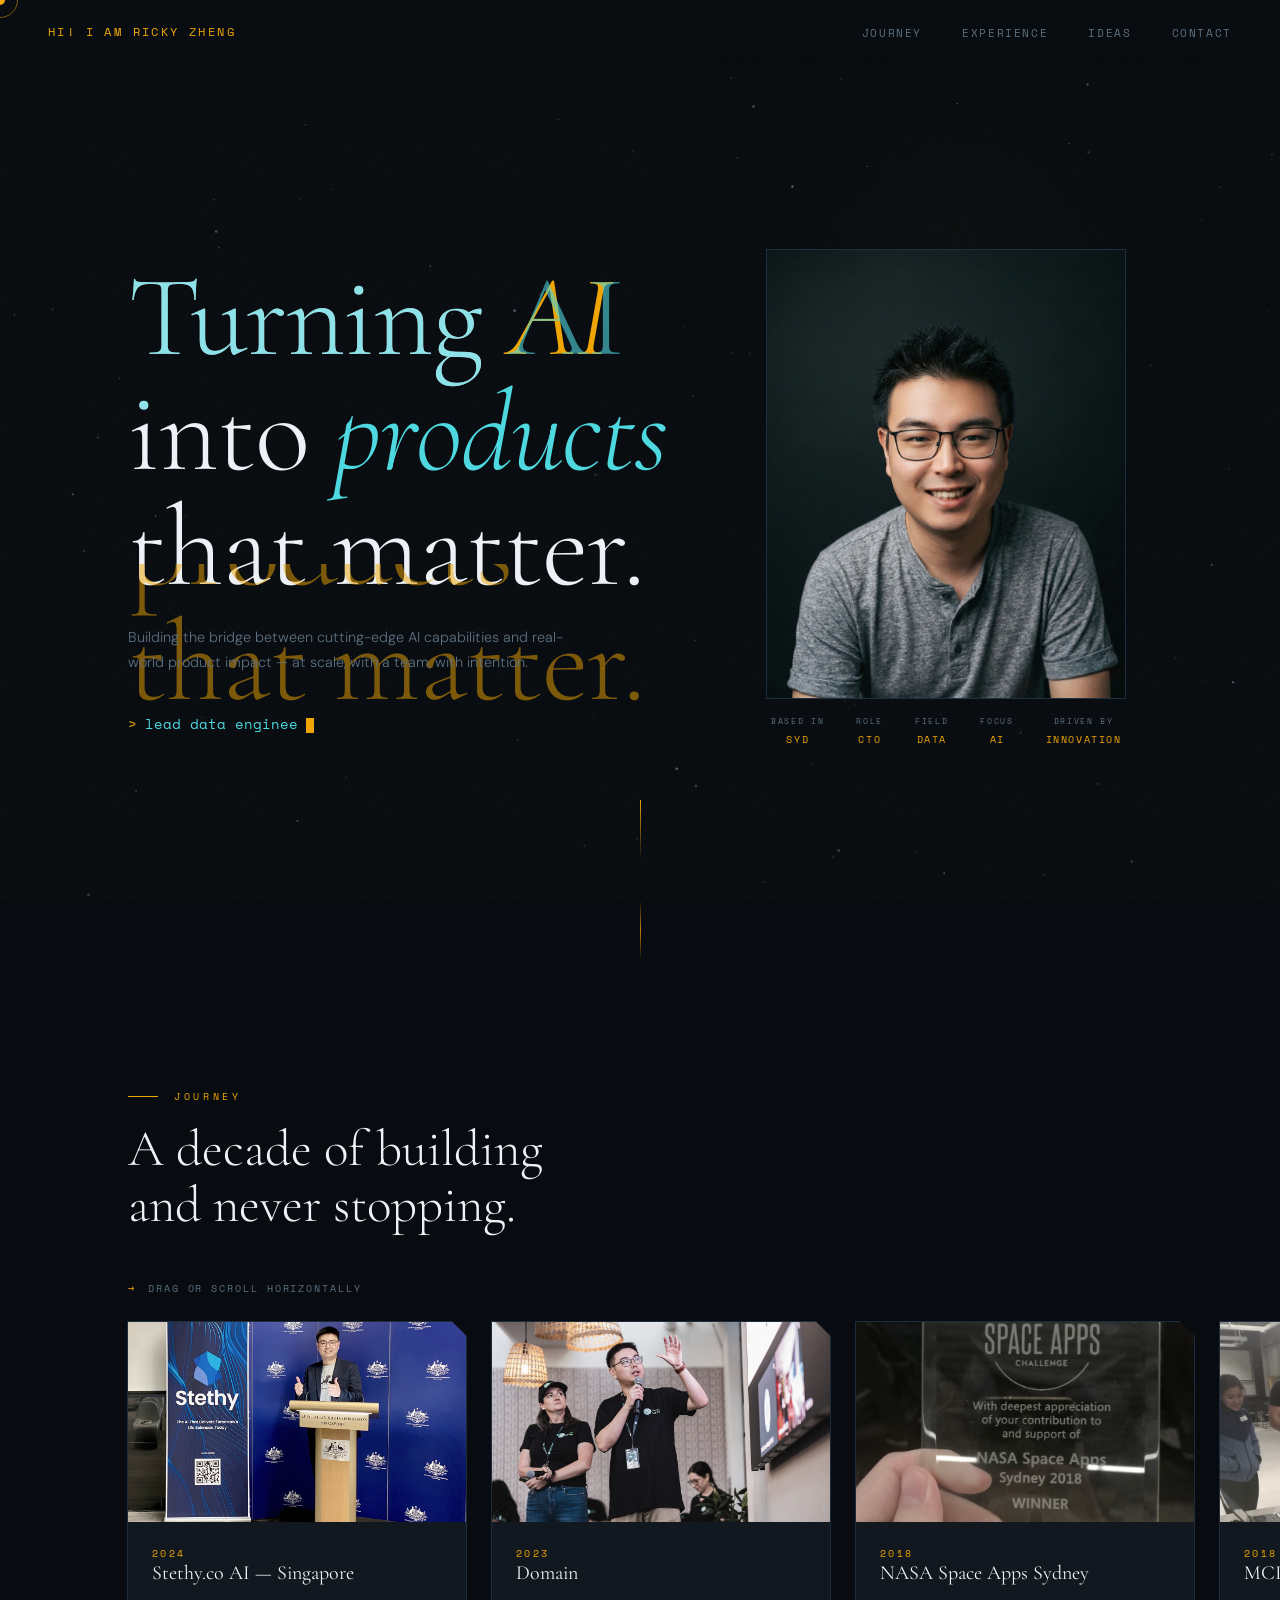
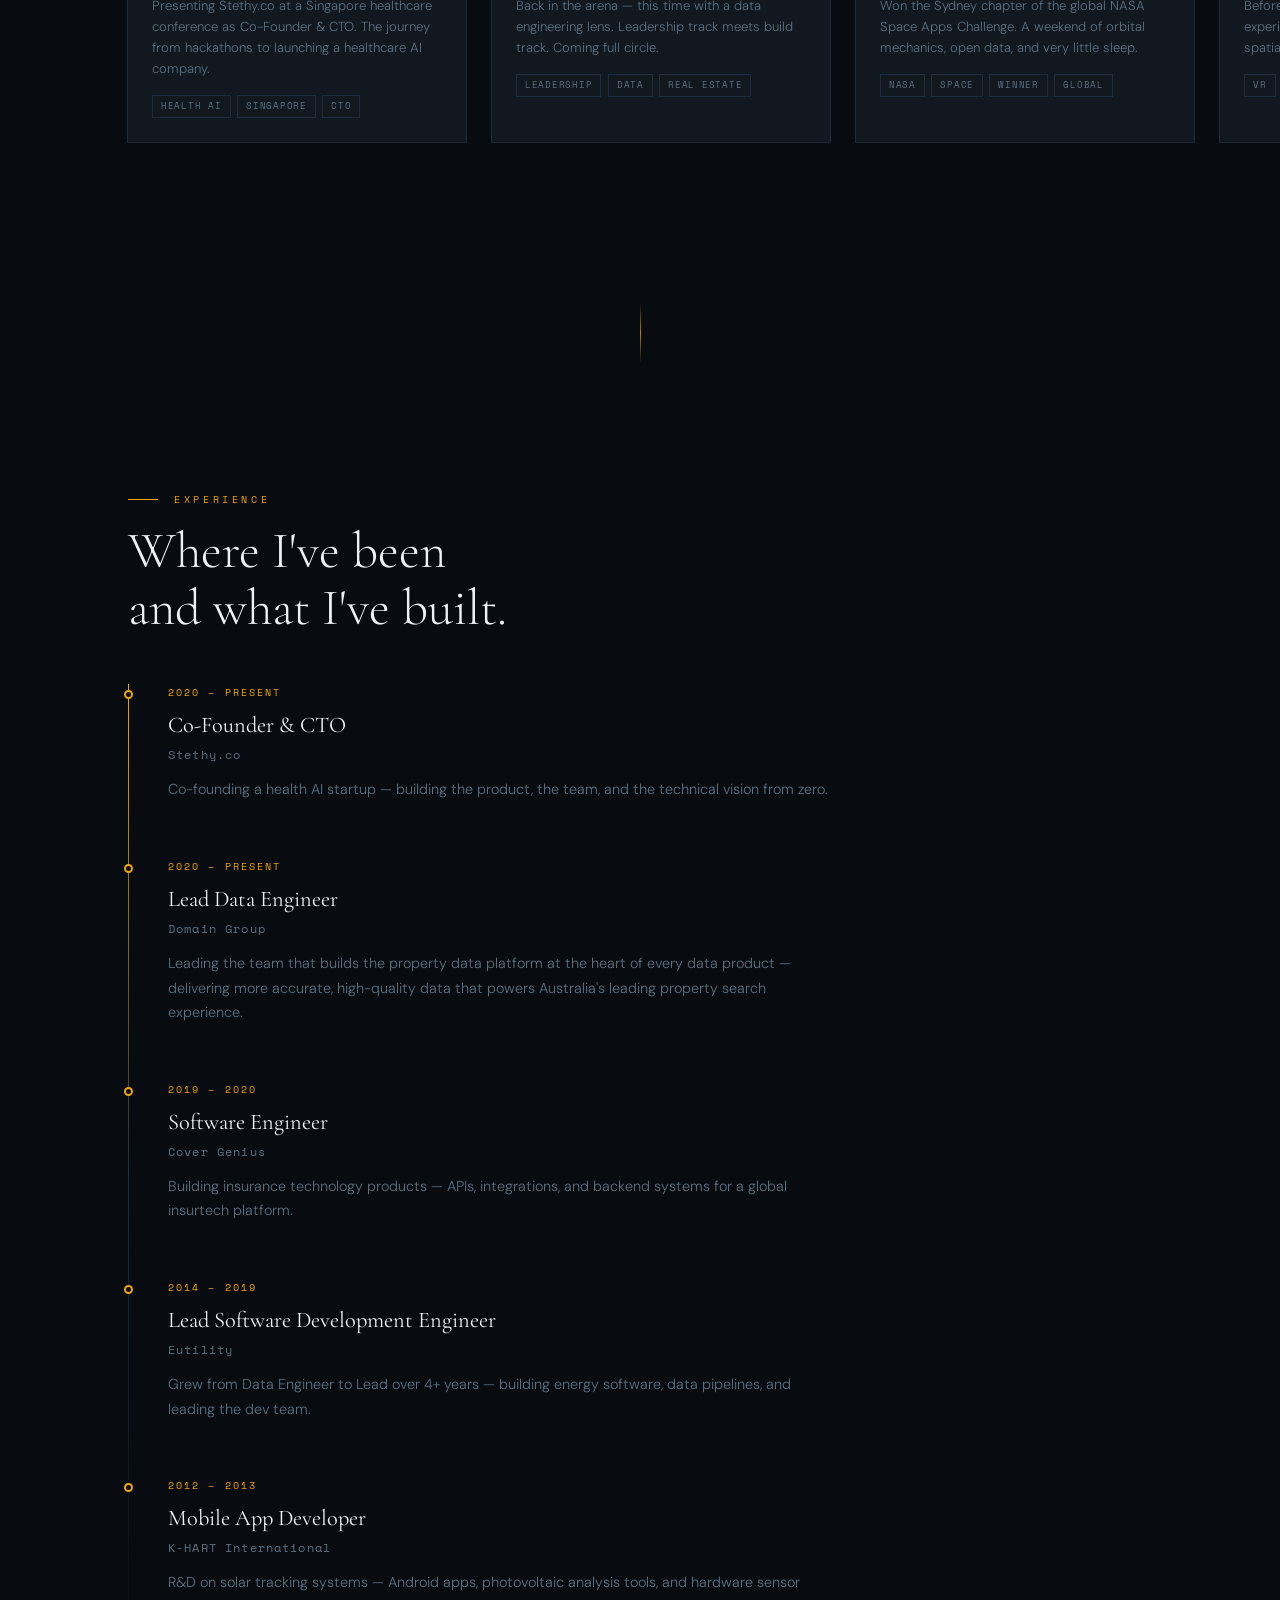
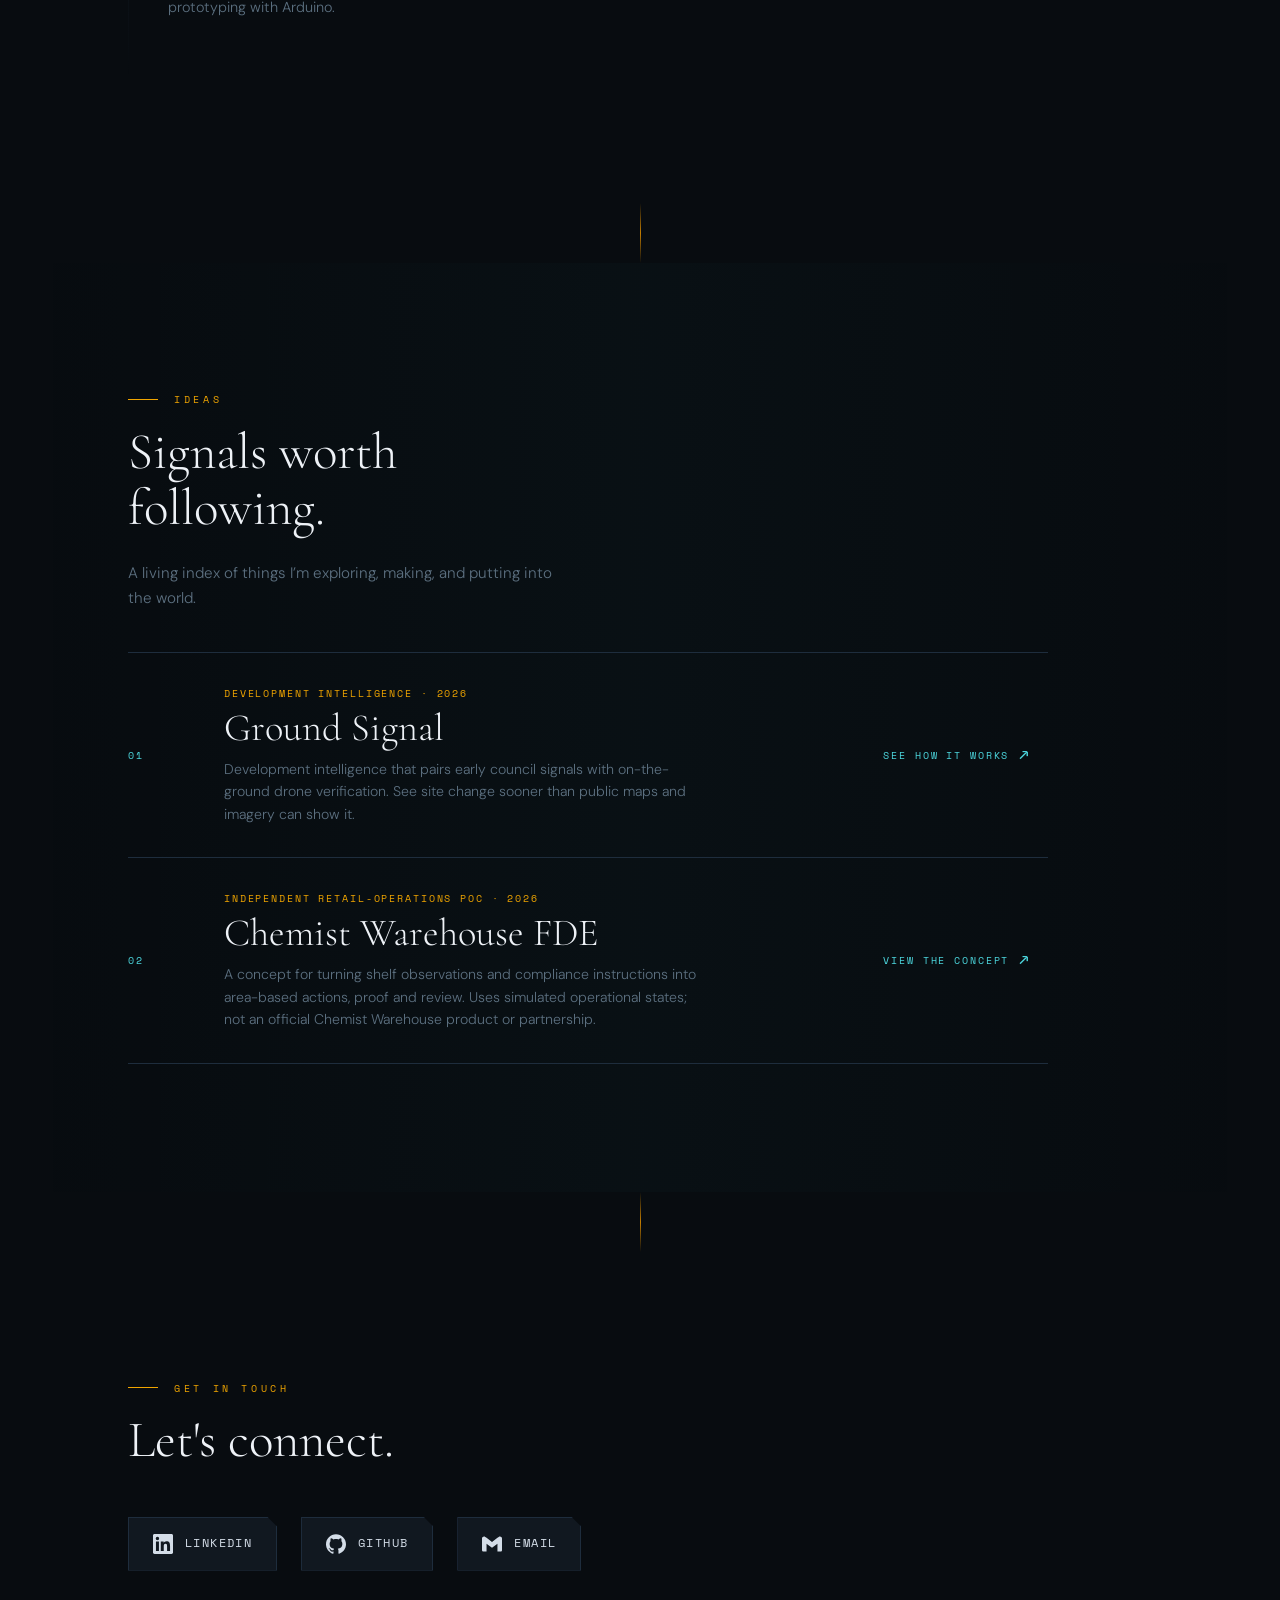
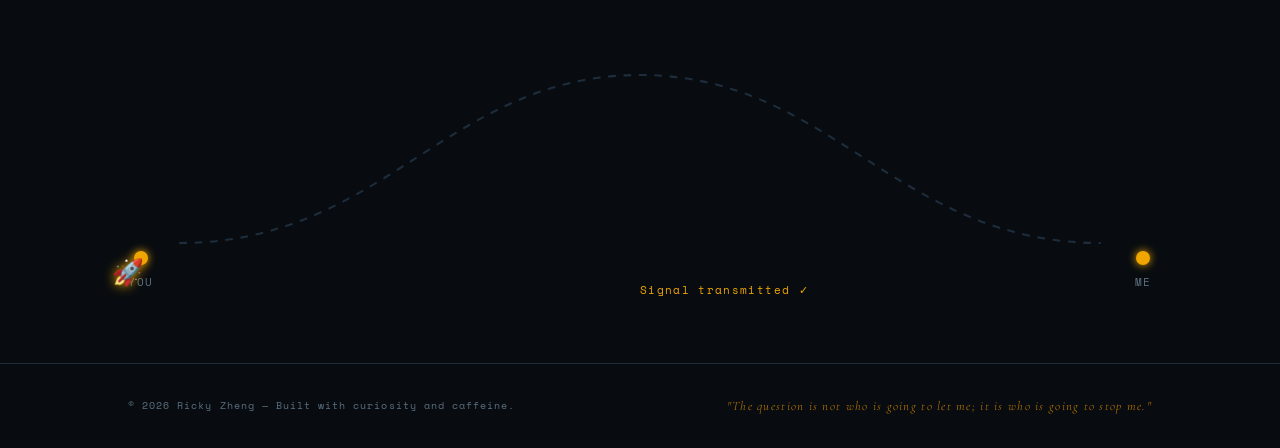
<file: index.html>
<!DOCTYPE html>
<html lang="en">
<head>
<meta charset="UTF-8">
<meta name="viewport" content="width=device-width, initial-scale=1.0">
<title>Ricky Zheng — Director of AI Engineering &amp; CTO | AI, Data &amp; Product Builder</title>
<meta name="description" content="Ricky Zheng is a Director of AI Engineering and CTO of a healthcare AI company based in Sydney, Australia. Passionate about turning AI into real-world products — from data pipelines to intelligent systems.">
<meta name="keywords" content="Ricky Zheng, Director of AI Engineering, CTO, AI, healthcare AI, Sydney, Australia, data engineering, machine learning, solar engineering">
<meta name="author" content="Ricky Zheng">
<link rel="canonical" href="https://ricky-zheng.com">
<link rel="icon" type="image/x-icon" href="/favicon.ico">
<link rel="icon" type="image/png" sizes="32x32" href="/favicon-32x32.png">
<link rel="icon" type="image/png" sizes="16x16" href="/favicon-16x16.png">
<link rel="apple-touch-icon" sizes="180x180" href="/apple-touch-icon.png">
<link rel="manifest" href="/site.webmanifest">

<!-- Open Graph -->
<meta property="og:type" content="website">
<meta property="og:url" content="https://ricky-zheng.com">
<meta property="og:title" content="Ricky Zheng — Director of AI Engineering &amp; CTO | AI, Data &amp; Product Builder">
<meta property="og:description" content="Ricky Zheng is a Director of AI Engineering and CTO of a healthcare AI company based in Sydney, Australia. Turning AI into real-world products that matter.">
<meta property="og:image" content="https://ricky-zheng.com/images/personal-photos/IMG_4358.jpg">
<meta property="og:locale" content="en_AU">
<meta property="og:site_name" content="Ricky Zheng">

<!-- Twitter Card -->
<meta name="twitter:card" content="summary_large_image">
<meta name="twitter:url" content="https://ricky-zheng.com">
<meta name="twitter:title" content="Ricky Zheng — Director of AI Engineering &amp; CTO | AI, Data &amp; Product Builder">
<meta name="twitter:description" content="Ricky Zheng is a Director of AI Engineering and CTO of a healthcare AI company based in Sydney, Australia. Turning AI into real-world products that matter.">
<meta name="twitter:image" content="https://ricky-zheng.com/images/personal-photos/IMG_4358.jpg">

<!-- JSON-LD Structured Data -->
<script type="application/ld+json">
{
  "@context": "https://schema.org",
  "@type": "Person",
  "name": "Ricky Zheng",
  "url": "https://ricky-zheng.com",
  "email": "hi@ricky-zheng.com",
  "image": "https://ricky-zheng.com/images/personal-photos/IMG_4358.jpg",
  "jobTitle": "Director of AI Engineering and CTO",
  "description": "Director of AI Engineering and CTO of a healthcare AI company. Background in solar engineering, now building AI-powered products in Sydney, Australia.",
  "worksFor": {
    "@type": "Organization",
    "name": "Healthcare AI Company"
  },
  "address": {
    "@type": "PostalAddress",
    "addressLocality": "Sydney",
    "addressRegion": "NSW",
    "addressCountry": "AU"
  },
  "sameAs": [
    "https://www.linkedin.com/in/ricky-zheng-au/",
    "https://github.com/HelloRicky"
  ],
  "knowsAbout": [
    "Data Engineering",
    "Artificial Intelligence",
    "Machine Learning",
    "Health AI",
    "Solar Engineering",
    "3D Printing",
    "Electronics",
    "Space Technology",
    "Product Development"
  ]
}
</script>
<link rel="preconnect" href="https://fonts.googleapis.com">
<link rel="preconnect" href="https://fonts.gstatic.com" crossorigin>
<link href="https://fonts.googleapis.com/css2?family=Cormorant+Garamond:ital,wght@0,300;0,400;0,600;1,300;1,400&family=Space+Mono:ital,wght@0,400;0,700;1,400&family=DM+Sans:wght@300;400;500&display=swap" rel="stylesheet">
<link rel="stylesheet" href="style.css">
</head>
<body>

<div class="cursor" id="cursor"></div>
<div class="cursor-ring" id="cursor-ring"></div>

<canvas id="stars-canvas"></canvas>

<nav>
  <a href="#hero" class="nav-logo">Hi! I am Ricky Zheng</a>
  <ul class="nav-links">
    <li><a href="#journey">Journey</a></li>
    <li><a href="#experience">Experience</a></li>
    <li><a href="#ideas">Ideas</a></li>
    <li><a href="#contact">Contact</a></li>
  </ul>
  <button class="nav-toggle" aria-label="Toggle menu" aria-expanded="false">
    <span></span><span></span><span></span>
  </button>
</nav>

<!-- ============================================================
     HERO
============================================================ -->
<section id="hero">
  <div class="hero-content">
<h1 class="hero-title glitch" data-text="Turning AI into products that matter.">
      Turning <em>AI</em> into <em style="color:var(--cyan)">products</em><br>that matter.
    </h1>
    <p class="hero-subtitle">Building the bridge between cutting-edge AI capabilities and real-world product impact — at scale, with a team, with intention.</p>
    <div class="hero-terminal">
      <span class="typed-text" id="typed"></span><span class="cursor-blink"></span>
    </div>
  </div>
  <div class="hero-portrait">
    <div class="portrait-frame">
      <img class="portrait-img" src="images/personal-photos/IMG_4358.jpg" alt="Ricky Zheng" loading="eager" width="360" height="450">
    </div>
    <div class="portrait-data">
      <div class="portrait-data-item">
        <span class="portrait-data-label">Based in</span>
        <span class="portrait-data-value">SYD</span>
      </div>
      <div class="portrait-data-item">
        <span class="portrait-data-label">Role</span>
        <span class="portrait-data-value">CTO</span>
      </div>
      <div class="portrait-data-item">
        <span class="portrait-data-label">Field</span>
        <span class="portrait-data-value">Data</span>
      </div>
      <div class="portrait-data-item">
        <span class="portrait-data-label">Focus</span>
        <span class="portrait-data-value">AI</span>
      </div>
      <div class="portrait-data-item">
        <span class="portrait-data-label">Driven by</span>
        <span class="portrait-data-value">Innovation</span>
      </div>
    </div>
  </div>
  <div class="hero-scroll">

    <div class="scroll-line"></div>
  </div>
</section>

<div class="divider"></div>

<!-- ============================================================
     JOURNEY
============================================================ -->
<section id="journey">
  <p class="section-label">Journey</p>
  <h2 class="section-title reveal">A decade of building<br>and never stopping.</h2>

  <div class="journey-scroll-hint">
    <span class="hint-arrow">→</span>
    <span>drag or scroll horizontally</span>
  </div>

  <div class="journey-track" id="journey-track">

    <!-- 1: 2024 Stethy AI — 3 images -->
    <div class="journey-card reveal">
      <div class="journey-card-img-wrap">
        <img class="journey-card-img active" src="images/2024-stethy-conference/IMG_7921.jpg" alt="Stethy AI Singapore 2024" loading="lazy" width="340" height="200">
        <img class="journey-card-img" src="images/2024-stethy-conference/1724299750670.jpeg" alt="Stethy AI Singapore 2024" loading="lazy" width="340" height="200">
        <img class="journey-card-img" src="images/2024-stethy-conference/JZY01798.JPG" alt="Stethy AI Singapore 2024" loading="lazy" width="340" height="200">
      </div>
      <div class="journey-card-body">
        <p class="journey-year">2024</p>
        <h3 class="journey-title">Stethy.co AI — Singapore</h3>
        <p class="journey-desc">Presenting Stethy.co at a Singapore healthcare conference as Co-Founder &amp; CTO. The journey from hackathons to launching a healthcare AI company.</p>
        <div class="journey-tags">
          <span class="tag">Health AI</span>
          <span class="tag">Singapore</span>
          <span class="tag">CTO</span>
        </div>
      </div>
    </div>

    <!-- 2: 2023 Domain — 2 images -->
    <div class="journey-card reveal">
      <div class="journey-card-img-wrap">
        <img class="journey-card-img active" src="images/2023-domain-hackathon/IMG_4024.jpg" alt="Domain 2023" loading="lazy" width="340" height="200">
        <img class="journey-card-img" src="images/2023-domain-hackathon/IMG_4029.jpg" alt="Domain 2023" loading="lazy" width="340" height="200">
      </div>
      <div class="journey-card-body">
        <p class="journey-year">2023</p>
        <h3 class="journey-title">Domain</h3>
        <p class="journey-desc">Back in the arena — this time with a data engineering lens. Leadership track meets build track. Coming full circle.</p>
        <div class="journey-tags">
          <span class="tag">Leadership</span>
          <span class="tag">Data</span>
          <span class="tag">Real Estate</span>
        </div>
      </div>
    </div>

    <!-- 3: 2018 NASA Space Apps (WINNER) — 1 image -->
    <div class="journey-card reveal">
      <div class="journey-card-img-wrap">
        <img class="journey-card-img active" src="images/2018-NASA-space-app-hackathon/IMG_20181021_173300.jpg" alt="NASA Space Apps Sydney 2018" loading="lazy" width="340" height="200">
      </div>
      <div class="journey-card-body">
        <p class="journey-year">2018</p>
        <h3 class="journey-title">NASA Space Apps Sydney</h3>
        <p class="journey-desc">Won the Sydney chapter of the global NASA Space Apps Challenge. A weekend of orbital mechanics, open data, and very little sleep.</p>
        <div class="journey-tags">
          <span class="tag">NASA</span>
          <span class="tag">Space</span>
          <span class="tag">Winner</span>
          <span class="tag">Global</span>
        </div>
      </div>
    </div>

    <!-- 4: 2018 MCICI VR — 2 images -->
    <div class="journey-card reveal">
      <div class="journey-card-img-wrap">
        <img class="journey-card-img active" src="images/2018-MCICI-VR-hackathon/IMG_20180601_174137.jpg" alt="MCICI VR Hackathon 2018" loading="lazy" width="340" height="200">
        <img class="journey-card-img" src="images/2018-MCICI-VR-hackathon/IMG_20180602_114129.jpg" alt="MCICI VR Hackathon 2018" loading="lazy" width="340" height="200">
      </div>
      <div class="journey-card-body">
        <p class="journey-year">2018</p>
        <h3 class="journey-title">MCICI VR Hackathon</h3>
        <p class="journey-desc">Before the metaverse was a buzzword — experimenting with immersive technology, spatial interfaces, and the limits of presence.</p>
        <div class="journey-tags">
          <span class="tag">VR</span>
          <span class="tag">Unity</span>
          <span class="tag">Spatial</span>
        </div>
      </div>
    </div>


    <!-- 6: 2017 MQ Data Science — 2 images -->
    <div class="journey-card reveal">
      <div class="journey-card-img-wrap">
        <img class="journey-card-img active" src="images/2017-MQ-hackathon/IMG_20170513_162224.jpg" alt="Macquarie Data Science Challenge 2017" loading="lazy" width="340" height="200">
        <img class="journey-card-img" src="images/2017-MQ-hackathon/IMG_20170514_093614.jpg" alt="Macquarie Data Science Challenge 2017" loading="lazy" width="340" height="200">
      </div>
      <div class="journey-card-body">
        <p class="journey-year">2017</p>
        <h3 class="journey-title">Macquarie Data Science Challenge</h3>
        <p class="journey-desc">Placed in the top 6 teams out of dozens. First taste of competitive data science — and first prize money.</p>
        <div class="journey-tags">
          <span class="tag">Data Science</span>
          <span class="tag">ML</span>
          <span class="tag">Top 6</span>
        </div>
      </div>
    </div>

    <!-- 7: 2017 Facebook Hackathon — 2 images -->
    <div class="journey-card reveal">
      <div class="journey-card-img-wrap">
        <img class="journey-card-img active" src="images/2017-FB-hackathon/received_1526350410732204.jpeg" alt="Facebook Sydney Hackathon 2017" loading="lazy" width="340" height="200">
        <img class="journey-card-img" src="images/2017-FB-hackathon/mmexport1493520194630.jpg" alt="Facebook Sydney Hackathon 2017" loading="lazy" width="340" height="200">
      </div>
      <div class="journey-card-body">
        <p class="journey-year">2017</p>
        <h3 class="journey-title">Facebook Sydney Hackathon</h3>
        <p class="journey-desc">24 hours at Facebook HQ Sydney. Where the culture of "move fast and build things" became personally calibrated.</p>
        <div class="journey-tags">
          <span class="tag">Product</span>
          <span class="tag">Sydney</span>
          <span class="tag">24hrs</span>
        </div>
      </div>
    </div>

    <!-- 8: 2015 Feelture — 4 images -->
    <div class="journey-card reveal">
      <div class="journey-card-img-wrap">
        <img class="journey-card-img active" src="images/2015-feelture-project/IMG_20150711_144143.jpg" alt="Feelture IoT Project 2015" loading="lazy" width="340" height="200">
        <img class="journey-card-img" src="images/2015-feelture-project/IMG_20150222_225909.jpg" alt="Feelture IoT Project 2015" loading="lazy" width="340" height="200">
        <img class="journey-card-img" src="images/2015-feelture-project/IMG_20150711_211003.jpg" alt="Feelture IoT Project 2015" loading="lazy" width="340" height="200">
        <img class="journey-card-img" src="images/2015-feelture-project/IMG_20150715_210549.jpg" alt="Feelture IoT Project 2015" loading="lazy" width="340" height="200">
      </div>
      <div class="journey-card-body">
        <p class="journey-year">2015</p>
        <h3 class="journey-title">Feelture IoT Project</h3>
        <p class="journey-desc">First foray into hardware hacking — building IoT devices and learning that the gap between idea and working prototype is where the real education happens.</p>
        <div class="journey-tags">
          <span class="tag">IoT</span>
          <span class="tag">Hardware</span>
          <span class="tag">Arduino</span>
        </div>
      </div>
    </div>

  </div>
</section>

<div class="divider"></div>

<!-- ============================================================
     EXPERIENCE
============================================================ -->
<section id="experience">
  <p class="section-label">Experience</p>
  <h2 class="section-title reveal">Where I've been<br>and what I've built.</h2>

  <div class="timeline">
    <div class="timeline-item">
      <p class="timeline-period">2020 – PRESENT</p>
      <h3 class="timeline-role">Co-Founder & CTO</h3>
      <p class="timeline-company">Stethy.co</p>
      <p class="timeline-desc">Co-founding a health AI startup — building the product, the team, and the technical vision from zero.</p>
    </div>

    <div class="timeline-item">
      <p class="timeline-period">2020 – PRESENT</p>
      <h3 class="timeline-role">Lead Data Engineer</h3>
      <p class="timeline-company">Domain Group</p>
      <p class="timeline-desc">Leading the team that builds the property data platform at the heart of every data product — delivering more accurate, high-quality data that powers Australia's leading property search experience.</p>
    </div>

    <div class="timeline-item">
      <p class="timeline-period">2019 – 2020</p>
      <h3 class="timeline-role">Software Engineer</h3>
      <p class="timeline-company">Cover Genius</p>
      <p class="timeline-desc">Building insurance technology products — APIs, integrations, and backend systems for a global insurtech platform.</p>
    </div>

    <div class="timeline-item">
      <p class="timeline-period">2014 – 2019</p>
      <h3 class="timeline-role">Lead Software Development Engineer</h3>
      <p class="timeline-company">Eutility</p>
      <p class="timeline-desc">Grew from Data Engineer to Lead over 4+ years — building energy software, data pipelines, and leading the dev team.</p>
    </div>

    <div class="timeline-item">
      <p class="timeline-period">2012 – 2013</p>
      <h3 class="timeline-role">Mobile App Developer</h3>
      <p class="timeline-company">K-HART International</p>
      <p class="timeline-desc">R&D on solar tracking systems — Android apps, photovoltaic analysis tools, and hardware sensor prototyping with Arduino.</p>
    </div>
  </div>
</section>

<div class="divider"></div>

<!-- ============================================================
     IDEAS
     To add an idea, copy an .idea-entry block below and update
     its number, label, title, description, and link.
============================================================ -->
<section id="ideas">
  <p class="section-label">Ideas</p>
  <h2 class="section-title reveal">Signals worth<br>following.</h2>
  <p class="ideas-intro reveal">A living index of things I’m exploring, making, and putting into the world.</p>

  <div class="ideas-list">
    <!-- IDEA ENTRY: copy this block to add the next idea -->
    <a class="idea-entry reveal" href="https://ricky-zheng.com/ground-signal/" aria-label="See how Ground Signal works">
      <span class="idea-number" aria-hidden="true">01</span>
      <div class="idea-copy">
        <p class="idea-label">Development intelligence · 2026</p>
        <h3>Ground Signal</h3>
        <p>Development intelligence that pairs early council signals with on-the-ground drone verification. See site change sooner than public maps and imagery can show it.</p>
      </div>
      <span class="idea-action" aria-hidden="true">See how it works <span>↗</span></span>
    </a>

    <a class="idea-entry reveal" href="chemist-warehouse-fde/" aria-label="View the Chemist Warehouse FDE concept">
      <span class="idea-number" aria-hidden="true">02</span>
      <div class="idea-copy">
        <p class="idea-label">Independent retail-operations POC · 2026</p>
        <h3>Chemist Warehouse FDE</h3>
        <p>A concept for turning shelf observations and compliance instructions into area-based actions, proof and review. Uses simulated operational states; not an official Chemist Warehouse product or partnership.</p>
      </div>
      <span class="idea-action" aria-hidden="true">View the concept <span>↗</span></span>
    </a>
  </div>
</section>

<div class="divider"></div>

<!-- ============================================================
     CONTACT
============================================================ -->
<section id="contact">
  <p class="section-label">Get in Touch</p>
  <h2 class="section-title reveal">Let's connect.</h2>
  <div class="contact-grid reveal">
    <a href="https://www.linkedin.com/in/ricky-zheng-au/" class="contact-link" target="_blank" rel="noopener">
      <span class="contact-icon">
        <svg xmlns="http://www.w3.org/2000/svg" viewBox="0 0 24 24" fill="currentColor" width="20" height="20" aria-hidden="true">
          <path d="M20.447 20.452h-3.554v-5.569c0-1.328-.027-3.037-1.852-3.037-1.853 0-2.136 1.445-2.136 2.939v5.667H9.351V9h3.414v1.561h.046c.477-.9 1.637-1.85 3.37-1.85 3.601 0 4.267 2.37 4.267 5.455v6.286zM5.337 7.433a2.062 2.062 0 0 1-2.063-2.065 2.064 2.064 0 1 1 2.063 2.065zm1.782 13.019H3.555V9h3.564v11.452zM22.225 0H1.771C.792 0 0 .774 0 1.729v20.542C0 23.227.792 24 1.771 24h20.451C23.2 24 24 23.227 24 22.271V1.729C24 .774 23.2 0 22.222 0h.003z"/>
        </svg>
      </span><span class="contact-label"> LinkedIn</span>
    </a>
    <a href="https://github.com/HelloRicky/HelloRicky.github.io" class="contact-link" target="_blank" rel="noopener">
      <span class="contact-icon">
        <svg xmlns="http://www.w3.org/2000/svg" viewBox="0 0 24 24" fill="currentColor" width="20" height="20" aria-hidden="true">
          <path d="M12 .297c-6.63 0-12 5.373-12 12 0 5.303 3.438 9.8 8.205 11.385.6.113.82-.258.82-.577 0-.285-.01-1.04-.015-2.04-3.338.724-4.042-1.61-4.042-1.61C4.422 18.07 3.633 17.7 3.633 17.7c-1.087-.744.084-.729.084-.729 1.205.084 1.838 1.236 1.838 1.236 1.07 1.835 2.809 1.305 3.495.998.108-.776.417-1.305.76-1.605-2.665-.3-5.466-1.332-5.466-5.93 0-1.31.465-2.38 1.235-3.22-.135-.303-.54-1.523.105-3.176 0 0 1.005-.322 3.3 1.23.96-.267 1.98-.399 3-.405 1.02.006 2.04.138 3 .405 2.28-1.552 3.285-1.23 3.285-1.23.645 1.653.24 2.873.12 3.176.765.84 1.23 1.91 1.23 3.22 0 4.61-2.805 5.625-5.475 5.92.42.36.81 1.096.81 2.22 0 1.606-.015 2.896-.015 3.286 0 .315.21.69.825.57C20.565 22.092 24 17.592 24 12.297c0-6.627-5.373-12-12-12"/>
        </svg>
      </span><span class="contact-label"> GitHub</span>
    </a>
    <a href="mailto:hi@ricky-zheng.com" class="contact-link">
      <span class="contact-icon">
        <svg xmlns="http://www.w3.org/2000/svg" viewBox="0 0 24 24" fill="currentColor" width="20" height="20" aria-hidden="true">
          <path d="M24 5.457v13.909c0 .904-.732 1.636-1.636 1.636h-3.819V11.73L12 16.64l-6.545-4.91v9.273H1.636A1.636 1.636 0 0 1 0 19.366V5.457c0-2.023 2.309-3.178 3.927-1.964L5.455 4.64 12 9.548l6.545-4.910 1.528-1.145C21.69 2.28 24 3.434 24 5.457z"/>
        </svg>
      </span><span class="contact-label"> Email</span>
    </a>
  </div>

  <div class="connection-flight reveal" aria-hidden="true">
    <div class="flight-node flight-node--you">
      <span class="flight-node-dot"></span>
      <span class="flight-node-label">You</span>
    </div>
    <svg class="flight-svg" viewBox="0 0 800 200" preserveAspectRatio="none">
      <path class="flight-path-bg" d="M 40,160 C 200,160 250,40 400,40 C 550,40 600,160 760,160" />
      <path class="flight-trail" d="M 40,160 C 200,160 250,40 400,40 C 550,40 600,160 760,160" />
    </svg>
    <div class="flight-rocket">&#128640;</div>
    <div class="flight-node flight-node--me">
      <span class="flight-node-dot"></span>
      <span class="flight-node-label">Me</span>
    </div>
    <p class="flight-status">Signal transmitted &#10003;</p>
  </div>
</section>

<footer>
  <p>© <span id="copy-year"></span> Ricky Zheng — Built with curiosity and caffeine.</p>
  <p style="font-style:italic; font-family: var(--serif); color: var(--amber-dim); font-size: 0.8rem;">"The question is not who is going to let me; it is who is going to stop me."</p>
</footer>

<script src="script.js"></script>
</body>
</html>
</file>
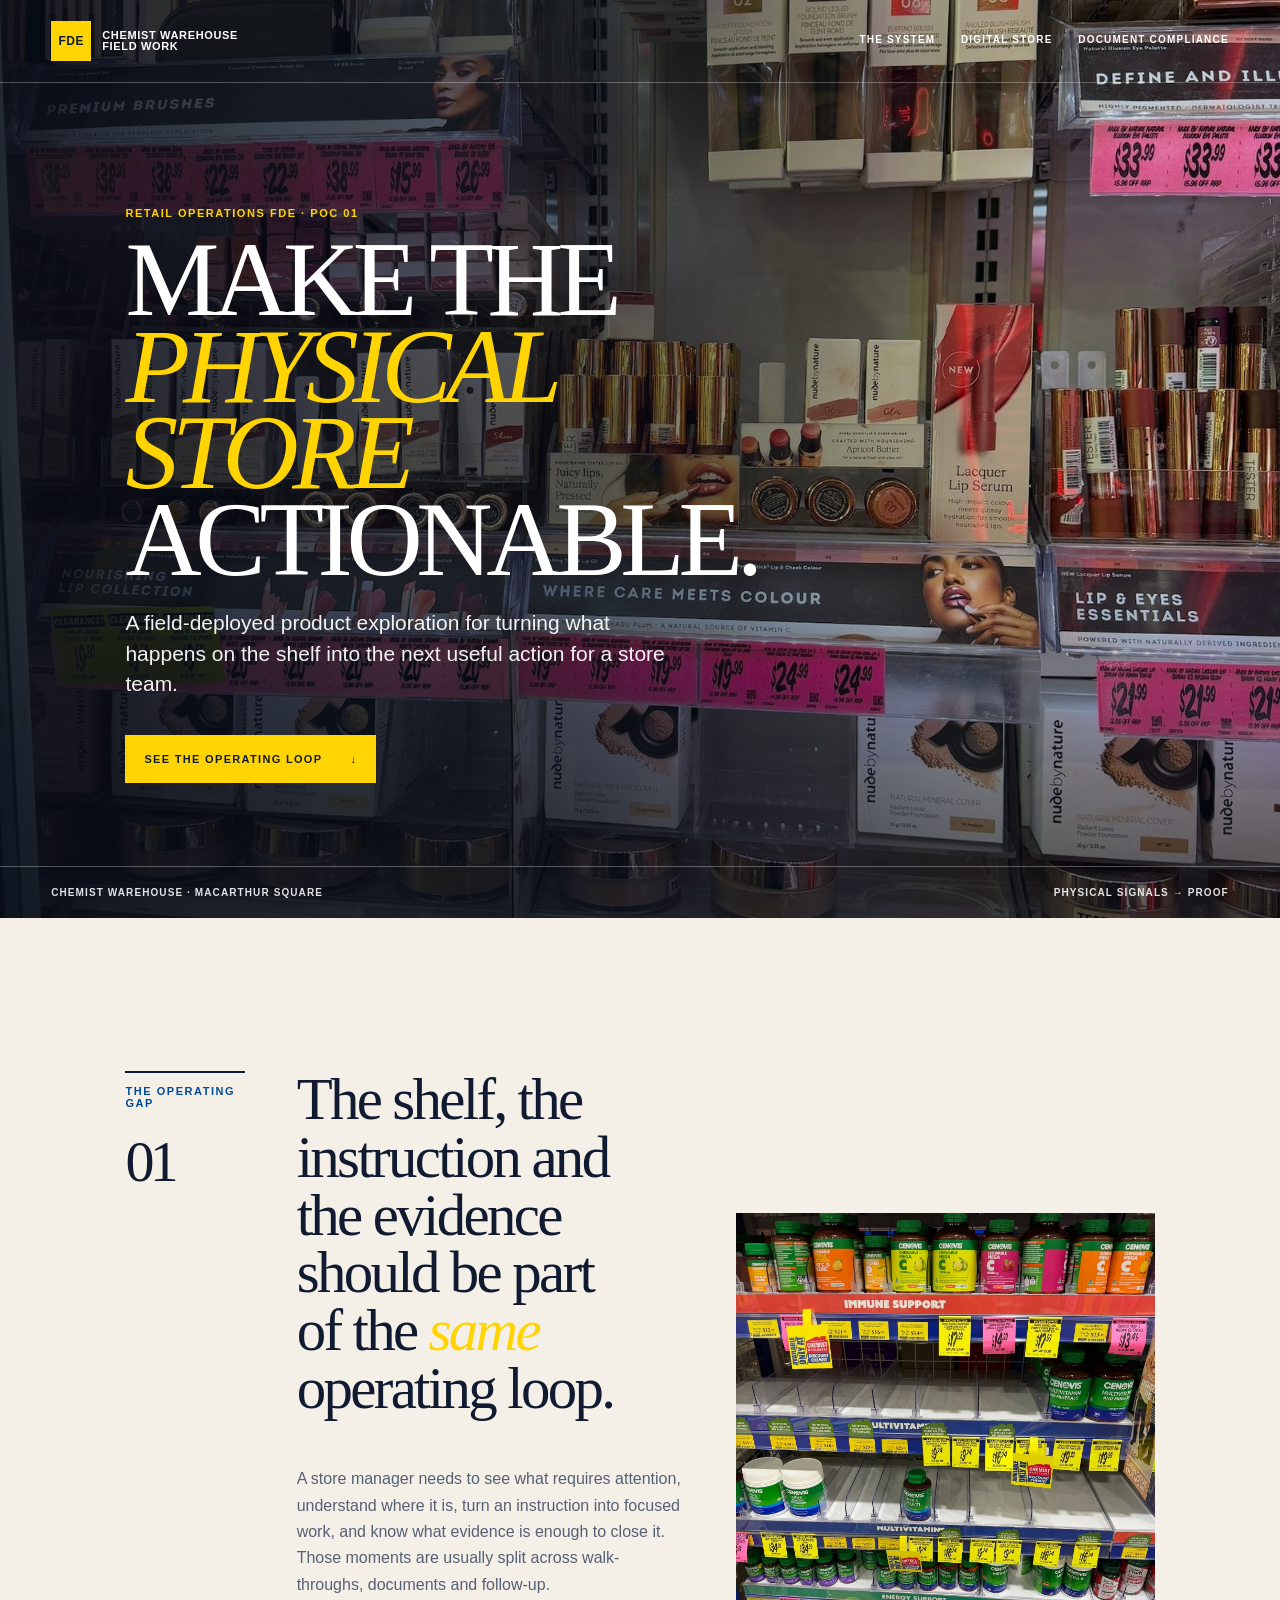
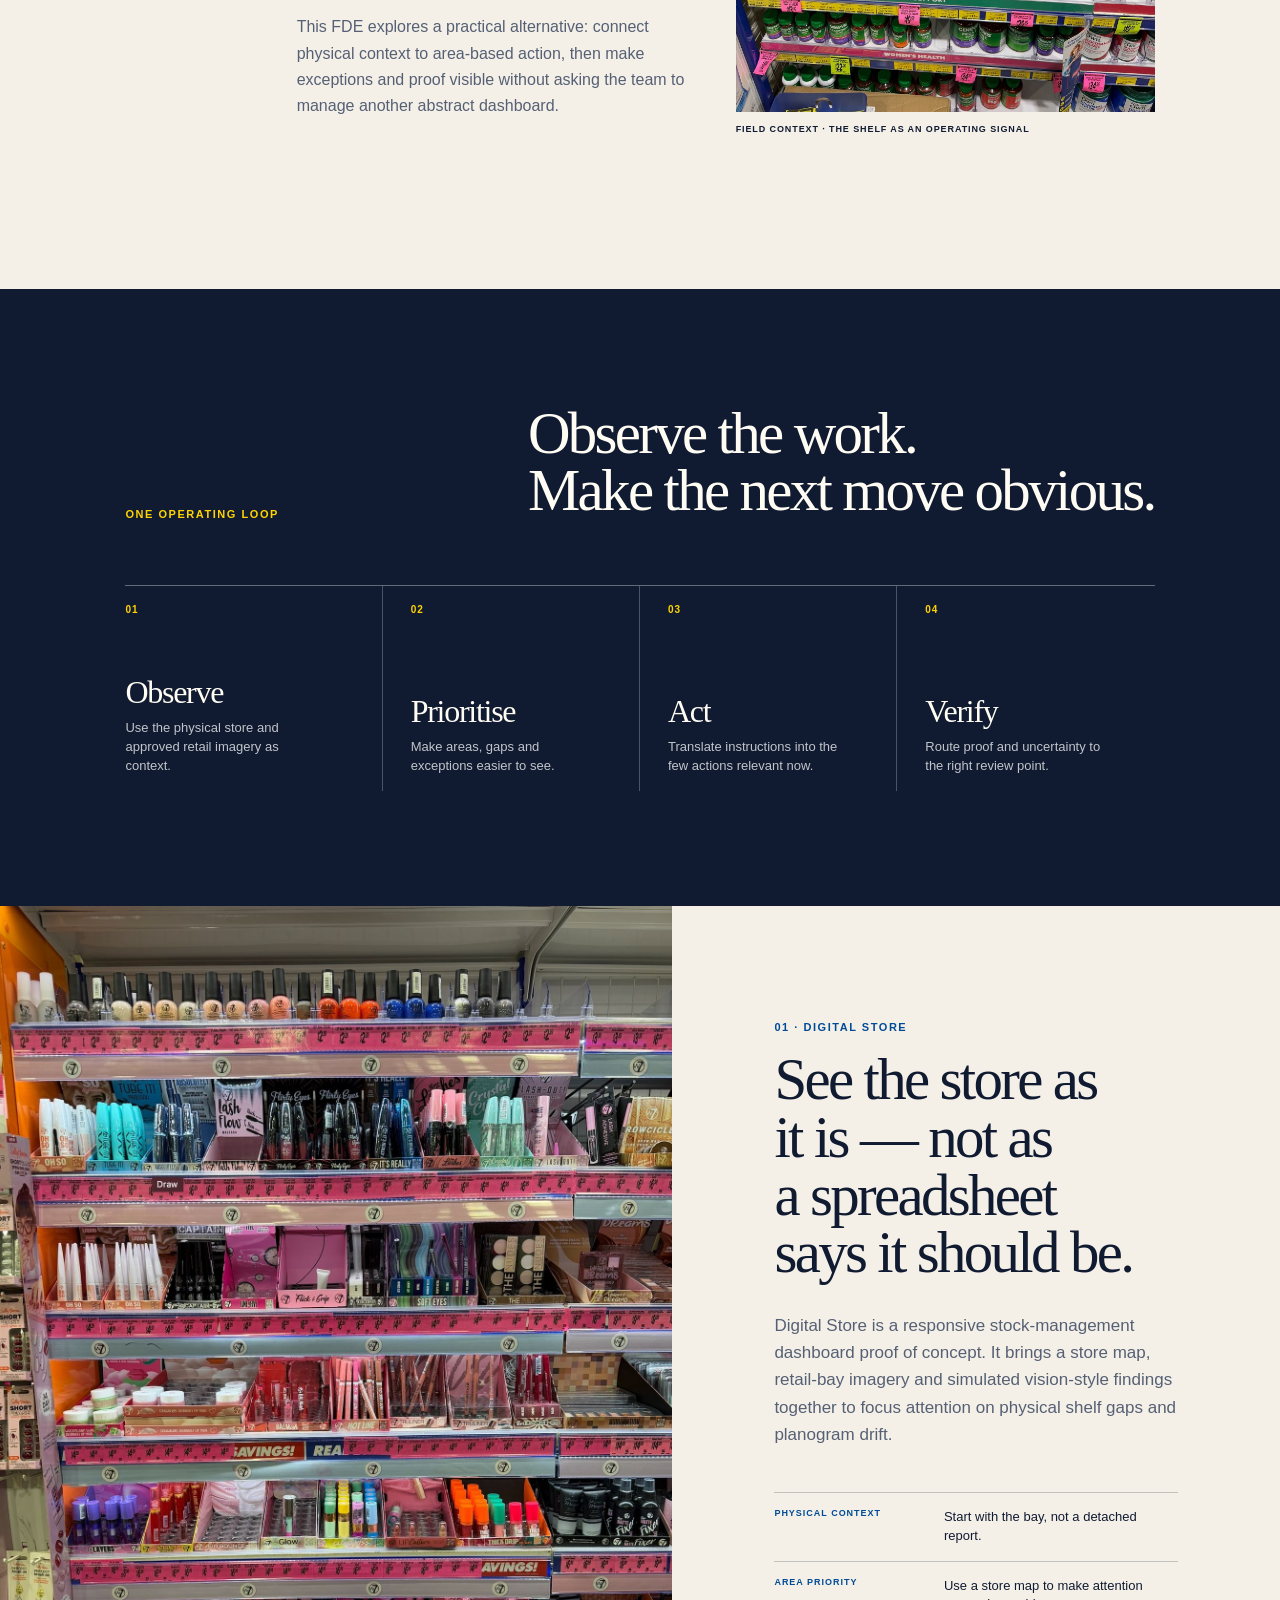
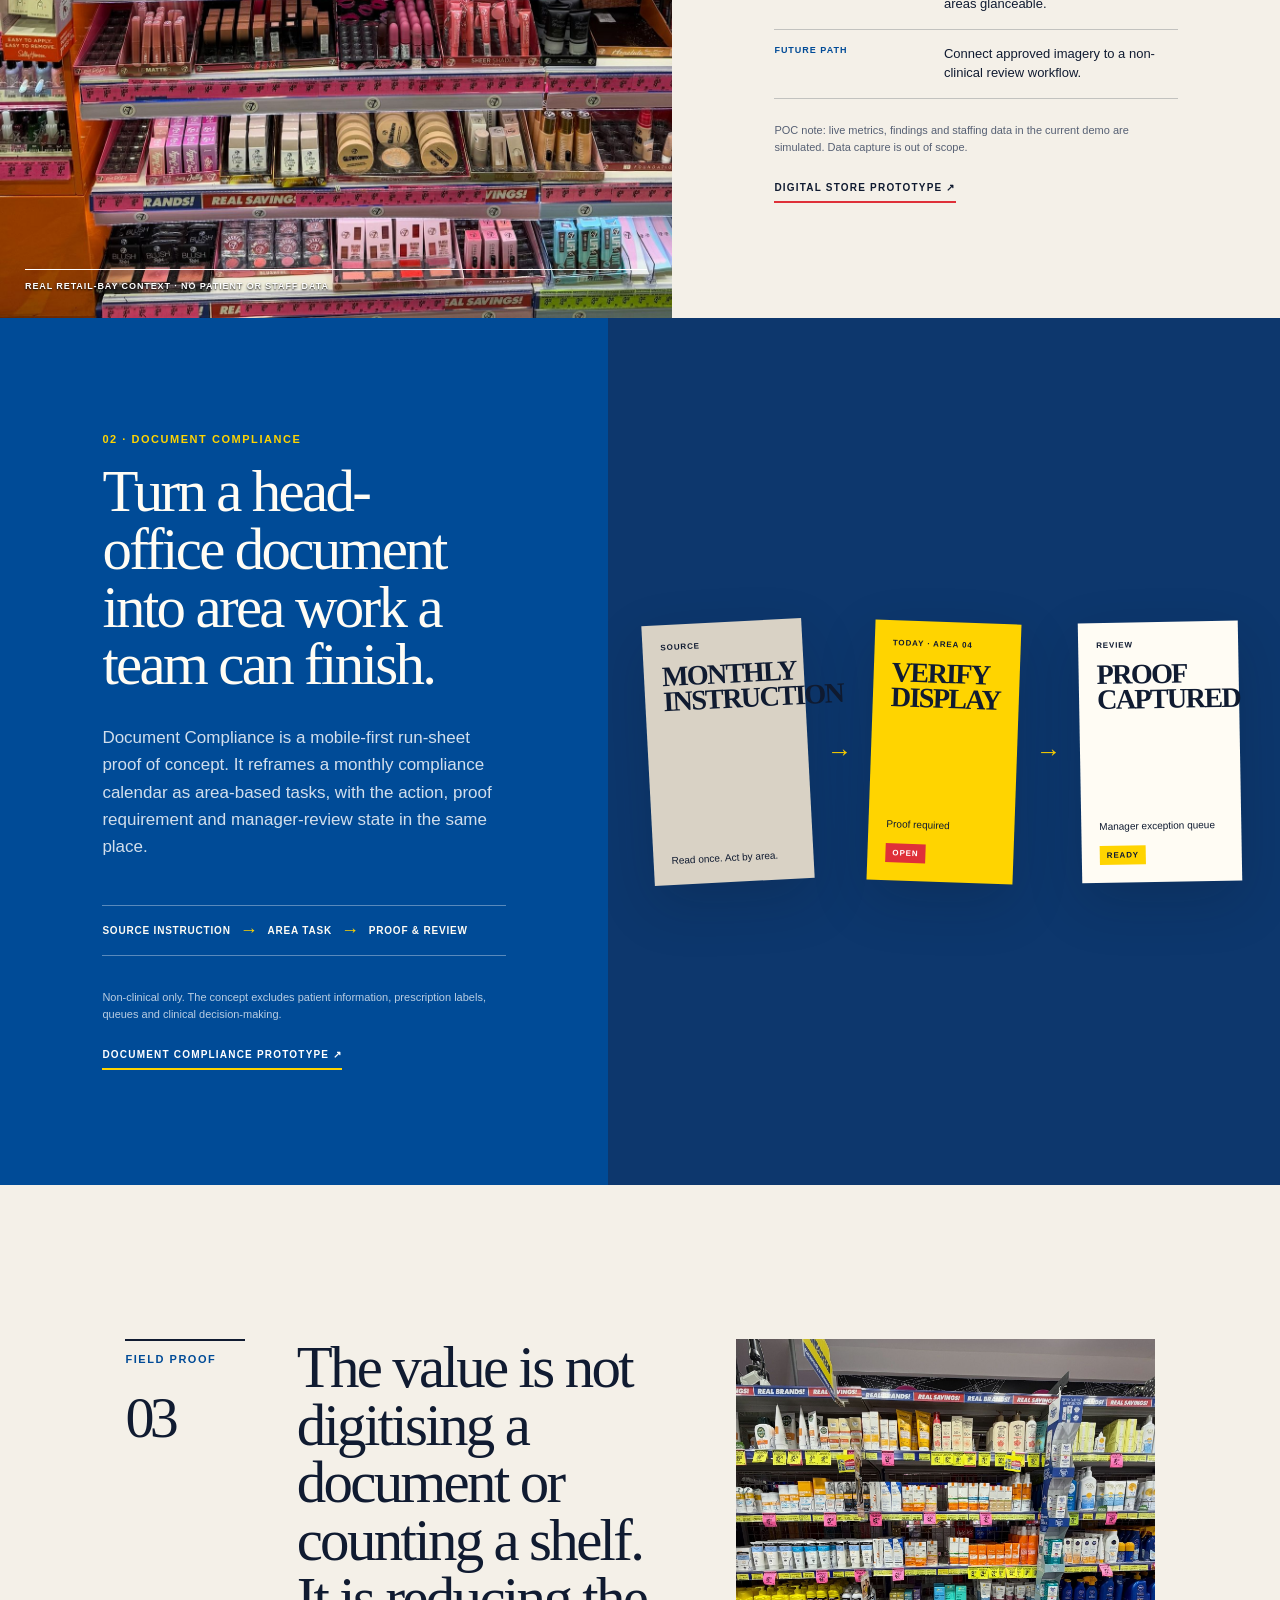
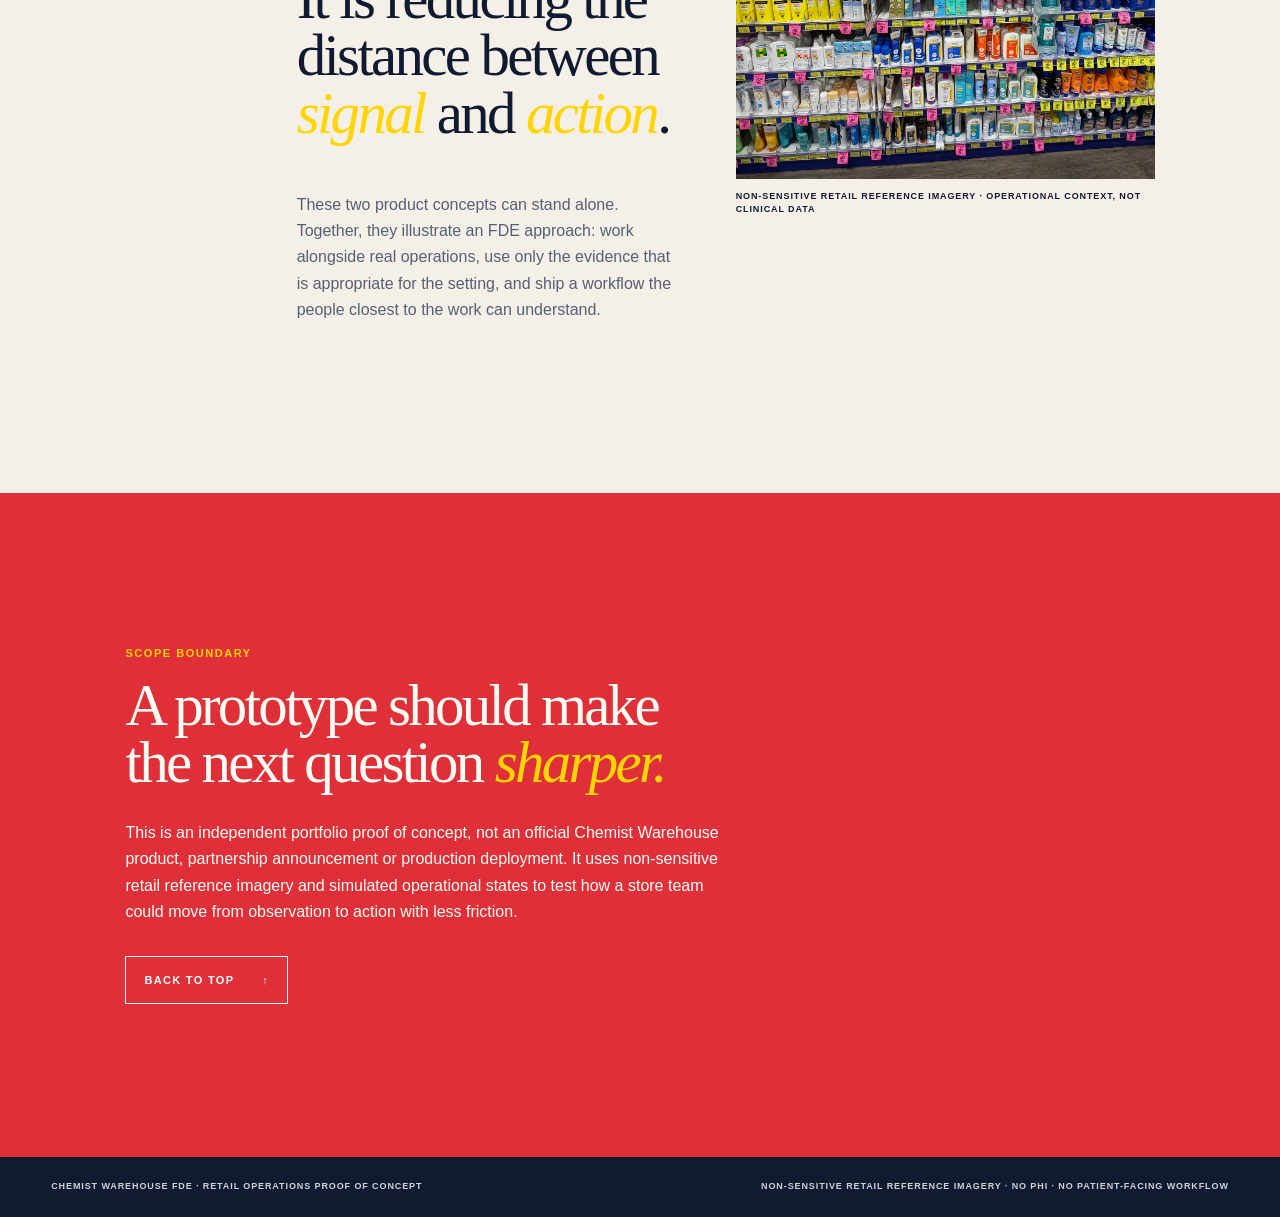
<file: chemist-warehouse-fde/index.html>
<!doctype html>
<html lang="en-AU">
  <head>
    <meta charset="UTF-8" />
    <meta name="viewport" content="width=device-width, initial-scale=1, viewport-fit=cover" />
    <meta name="theme-color" content="#101b31" />
    <meta
      name="description"
      content="Chemist Warehouse FDE — a retail operations proof of concept linking physical store signals, actionable compliance work and evidence-led review."
    />
    <title>Chemist Warehouse FDE — Make the physical store actionable</title>
    <link rel="stylesheet" href="styles.css" />
    <script defer src="app.js"></script>
  </head>
  <body>
    <a class="skip-link" href="#main">Skip to content</a>
    <header class="site-header" data-header>
      <a class="brand" href="#top" aria-label="Chemist Warehouse FDE overview, back to top">
        <span class="brand-mark" aria-hidden="true">FDE</span>
        <span>Chemist Warehouse<br />Field Work</span>
      </a>
      <nav aria-label="Overview navigation">
        <a href="#system">The system</a>
        <a href="#digital-store">Digital Store</a>
        <a href="#document-compliance">Document Compliance</a>
      </nav>
    </header>

    <main id="main">
      <section class="hero" id="top" aria-labelledby="hero-title">
        <img
          class="hero-image"
          src="assets/images/nude-by-nature.jpg"
          alt="A retail cosmetics bay with product facings, labels and shelf-edge pricing"
          fetchpriority="high"
        />
        <div class="hero-wash" aria-hidden="true"></div>
        <div class="hero-content">
          <p class="eyebrow light">RETAIL OPERATIONS FDE · POC 01</p>
          <h1 id="hero-title">MAKE THE<br /><em>PHYSICAL STORE</em><br />ACTIONABLE.</h1>
          <p class="hero-lede">
            A field-deployed product exploration for turning what happens on the shelf into the next useful action for a store team.
          </p>
          <a class="button button-light" href="#system">See the operating loop <span aria-hidden="true">↓</span></a>
        </div>
        <div class="hero-foot" aria-label="Project scope">
          <span>CHEMIST WAREHOUSE · MACARTHUR SQUARE</span>
          <span>PHYSICAL SIGNALS → PROOF</span>
        </div>
      </section>

      <section class="intro section-grid" id="system" aria-labelledby="gap-title">
        <div class="section-label reveal">
          <p class="eyebrow dark">THE OPERATING GAP</p>
          <p class="index">01</p>
        </div>
        <div class="intro-copy reveal">
          <h2 id="gap-title">The shelf, the instruction and the evidence should be part of the <em>same</em> operating loop.</h2>
          <p>
            A store manager needs to see what requires attention, understand where it is, turn an instruction into focused work, and know what evidence is enough to close it. Those moments are usually split across walk-throughs, documents and follow-up.
          </p>
          <p>
            This FDE explores a practical alternative: connect physical context to area-based action, then make exceptions and proof visible without asking the team to manage another abstract dashboard.
          </p>
        </div>
        <figure class="intro-image reveal">
          <img src="assets/images/vitamins.jpg" alt="A vitamins shelf with product facings, shelf labels and several empty positions" loading="lazy" />
          <figcaption>FIELD CONTEXT · THE SHELF AS AN OPERATING SIGNAL</figcaption>
        </figure>
      </section>

      <section class="loop" aria-labelledby="loop-title">
        <div class="loop-head reveal">
          <p class="eyebrow light">ONE OPERATING LOOP</p>
          <h2 id="loop-title">Observe the work.<br />Make the next move obvious.</h2>
        </div>
        <ol class="loop-steps">
          <li class="reveal"><span>01</span><strong>Observe</strong><p>Use the physical store and approved retail imagery as context.</p></li>
          <li class="reveal"><span>02</span><strong>Prioritise</strong><p>Make areas, gaps and exceptions easier to see.</p></li>
          <li class="reveal"><span>03</span><strong>Act</strong><p>Translate instructions into the few actions relevant now.</p></li>
          <li class="reveal"><span>04</span><strong>Verify</strong><p>Route proof and uncertainty to the right review point.</p></li>
        </ol>
      </section>

      <section class="product product-digital" id="digital-store" aria-labelledby="digital-store-title">
        <div class="product-media reveal">
          <img src="assets/images/w7-cosmetics.jpg" alt="A densely stocked cosmetics bay with product facings and shelf-edge labels" loading="lazy" />
          <p class="media-note">REAL RETAIL-BAY CONTEXT · NO PATIENT OR STAFF DATA</p>
        </div>
        <div class="product-copy reveal">
          <p class="eyebrow dark">01 · DIGITAL STORE</p>
          <h2 id="digital-store-title">See the store as it is — not as a spreadsheet says it should be.</h2>
          <p class="product-lede">
            Digital Store is a responsive stock-management dashboard proof of concept. It brings a store map, retail-bay imagery and simulated vision-style findings together to focus attention on physical shelf gaps and planogram drift.
          </p>
          <dl class="capability-list">
            <div><dt>PHYSICAL CONTEXT</dt><dd>Start with the bay, not a detached report.</dd></div>
            <div><dt>AREA PRIORITY</dt><dd>Use a store map to make attention areas glanceable.</dd></div>
            <div><dt>FUTURE PATH</dt><dd>Connect approved imagery to a non-clinical review workflow.</dd></div>
          </dl>
          <p class="disclosure">POC note: live metrics, findings and staffing data in the current demo are simulated. Data capture is out of scope.</p>
          <button class="text-link" type="button" data-prototype="digital-store">Digital Store prototype <span aria-hidden="true">↗</span></button>
        </div>
      </section>

      <section class="product product-compliance" id="document-compliance" aria-labelledby="document-compliance-title">
        <div class="product-copy reveal">
          <p class="eyebrow light">02 · DOCUMENT COMPLIANCE</p>
          <h2 id="document-compliance-title">Turn a head-office document into area work a team can finish.</h2>
          <p class="product-lede">
            Document Compliance is a mobile-first run-sheet proof of concept. It reframes a monthly compliance calendar as area-based tasks, with the action, proof requirement and manager-review state in the same place.
          </p>
          <div class="proof-line" aria-label="Document compliance transformation">
            <span>Source instruction</span><i aria-hidden="true">→</i><span>Area task</span><i aria-hidden="true">→</i><span>Proof &amp; review</span>
          </div>
          <p class="disclosure light-disclosure">Non-clinical only. The concept excludes patient information, prescription labels, queues and clinical decision-making.</p>
          <button class="text-link light-link" type="button" data-prototype="document-compliance">Document Compliance prototype <span aria-hidden="true">↗</span></button>
        </div>
        <div class="compliance-visual reveal" aria-label="Illustration of the document compliance workflow">
          <div class="paper paper-source"><span class="paper-kicker">SOURCE</span><strong>MONTHLY<br />INSTRUCTION</strong><small>Read once. Act by area.</small></div>
          <div class="flow-arrow" aria-hidden="true">→</div>
          <div class="paper paper-task"><span class="paper-kicker">TODAY · AREA 04</span><strong>VERIFY<br />DISPLAY</strong><small>Proof required</small><b>OPEN</b></div>
          <div class="flow-arrow" aria-hidden="true">→</div>
          <div class="paper paper-proof"><span class="paper-kicker">REVIEW</span><strong>PROOF<br />CAPTURED</strong><small>Manager exception queue</small><b>READY</b></div>
        </div>
      </section>

      <section class="evidence-section section-grid" aria-labelledby="evidence-title">
        <div class="section-label reveal">
          <p class="eyebrow dark">FIELD PROOF</p>
          <p class="index">03</p>
        </div>
        <div class="evidence-copy reveal">
          <h2 id="evidence-title">The value is not digitising a document or counting a shelf. It is reducing the distance between <em>signal</em> and <em>action</em>.</h2>
          <p>
            These two product concepts can stand alone. Together, they illustrate an FDE approach: work alongside real operations, use only the evidence that is appropriate for the setting, and ship a workflow the people closest to the work can understand.
          </p>
        </div>
        <figure class="evidence-image reveal">
          <img src="assets/images/sun-care.jpg" alt="A retail sun-care shelf arranged in clear product rows with visible shelf labels" loading="lazy" />
          <figcaption>NON-SENSITIVE RETAIL REFERENCE IMAGERY · OPERATIONAL CONTEXT, NOT CLINICAL DATA</figcaption>
        </figure>
      </section>

      <section class="closing" aria-labelledby="closing-title">
        <p class="eyebrow light">SCOPE BOUNDARY</p>
        <h2 id="closing-title">A prototype should make the next question <em>sharper.</em></h2>
        <p>
          This is an independent portfolio proof of concept, not an official Chemist Warehouse product, partnership announcement or production deployment. It uses non-sensitive retail reference imagery and simulated operational states to test how a store team could move from observation to action with less friction.
        </p>
        <a class="button button-outline" href="#top">Back to top <span aria-hidden="true">↑</span></a>
      </section>
    </main>

    <footer class="site-footer">
      <p>CHEMIST WAREHOUSE FDE · RETAIL OPERATIONS PROOF OF CONCEPT</p>
      <p>Non-sensitive retail reference imagery · No PHI · No patient-facing workflow</p>
    </footer>
    <div class="toast" role="status" aria-live="polite" hidden></div>
  </body>
</html>
</file>
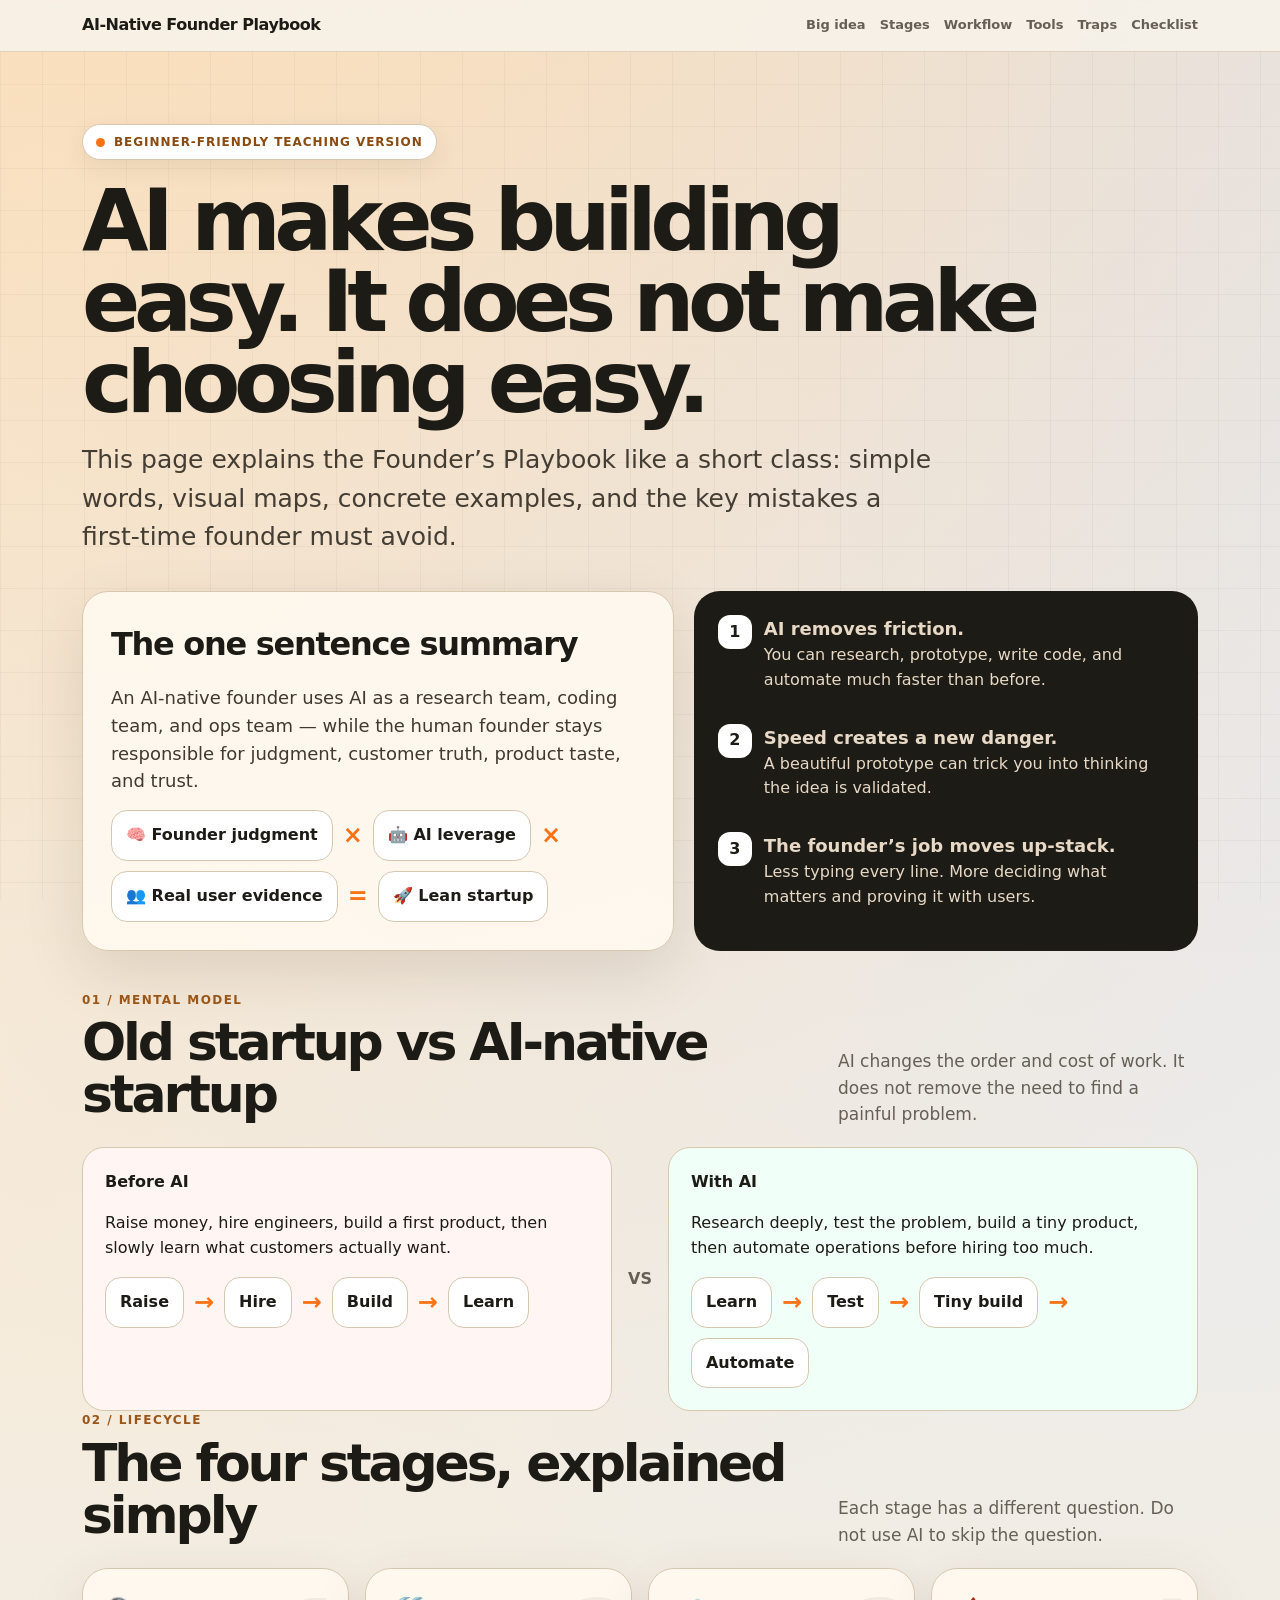
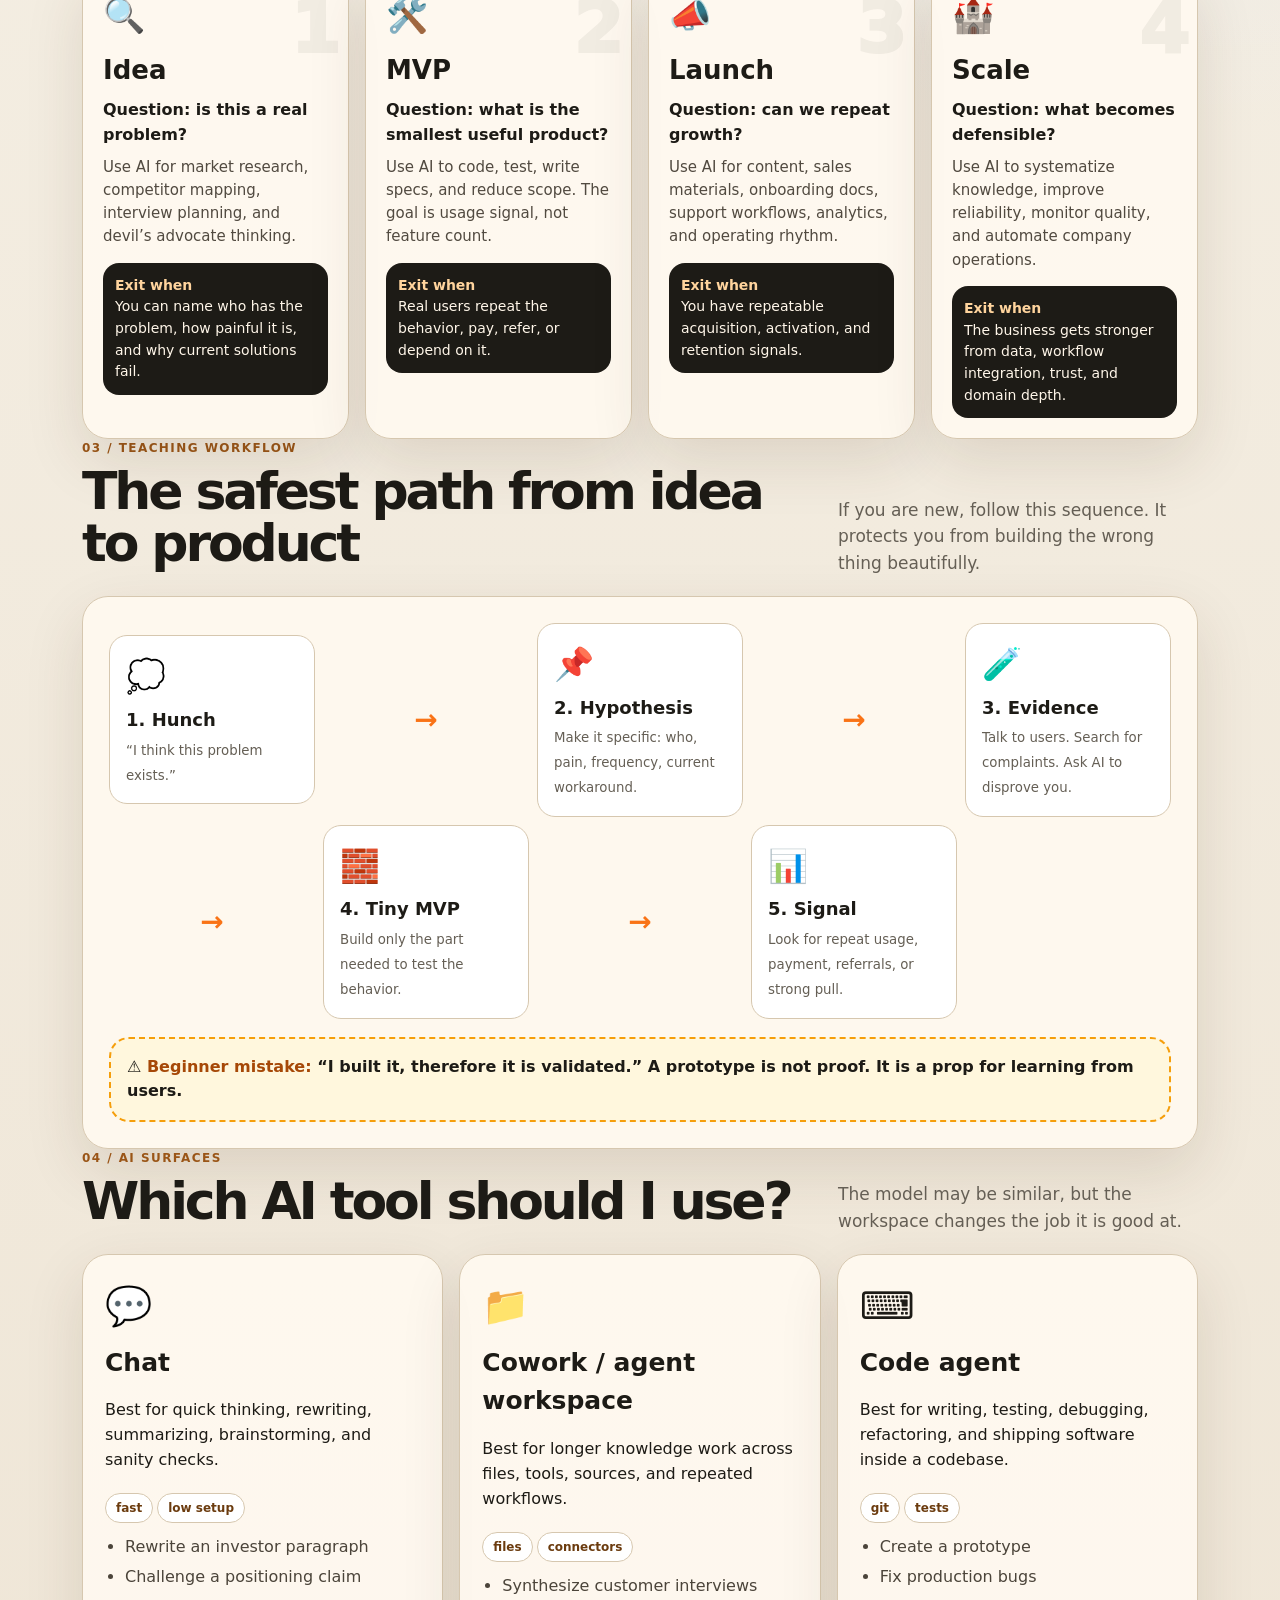
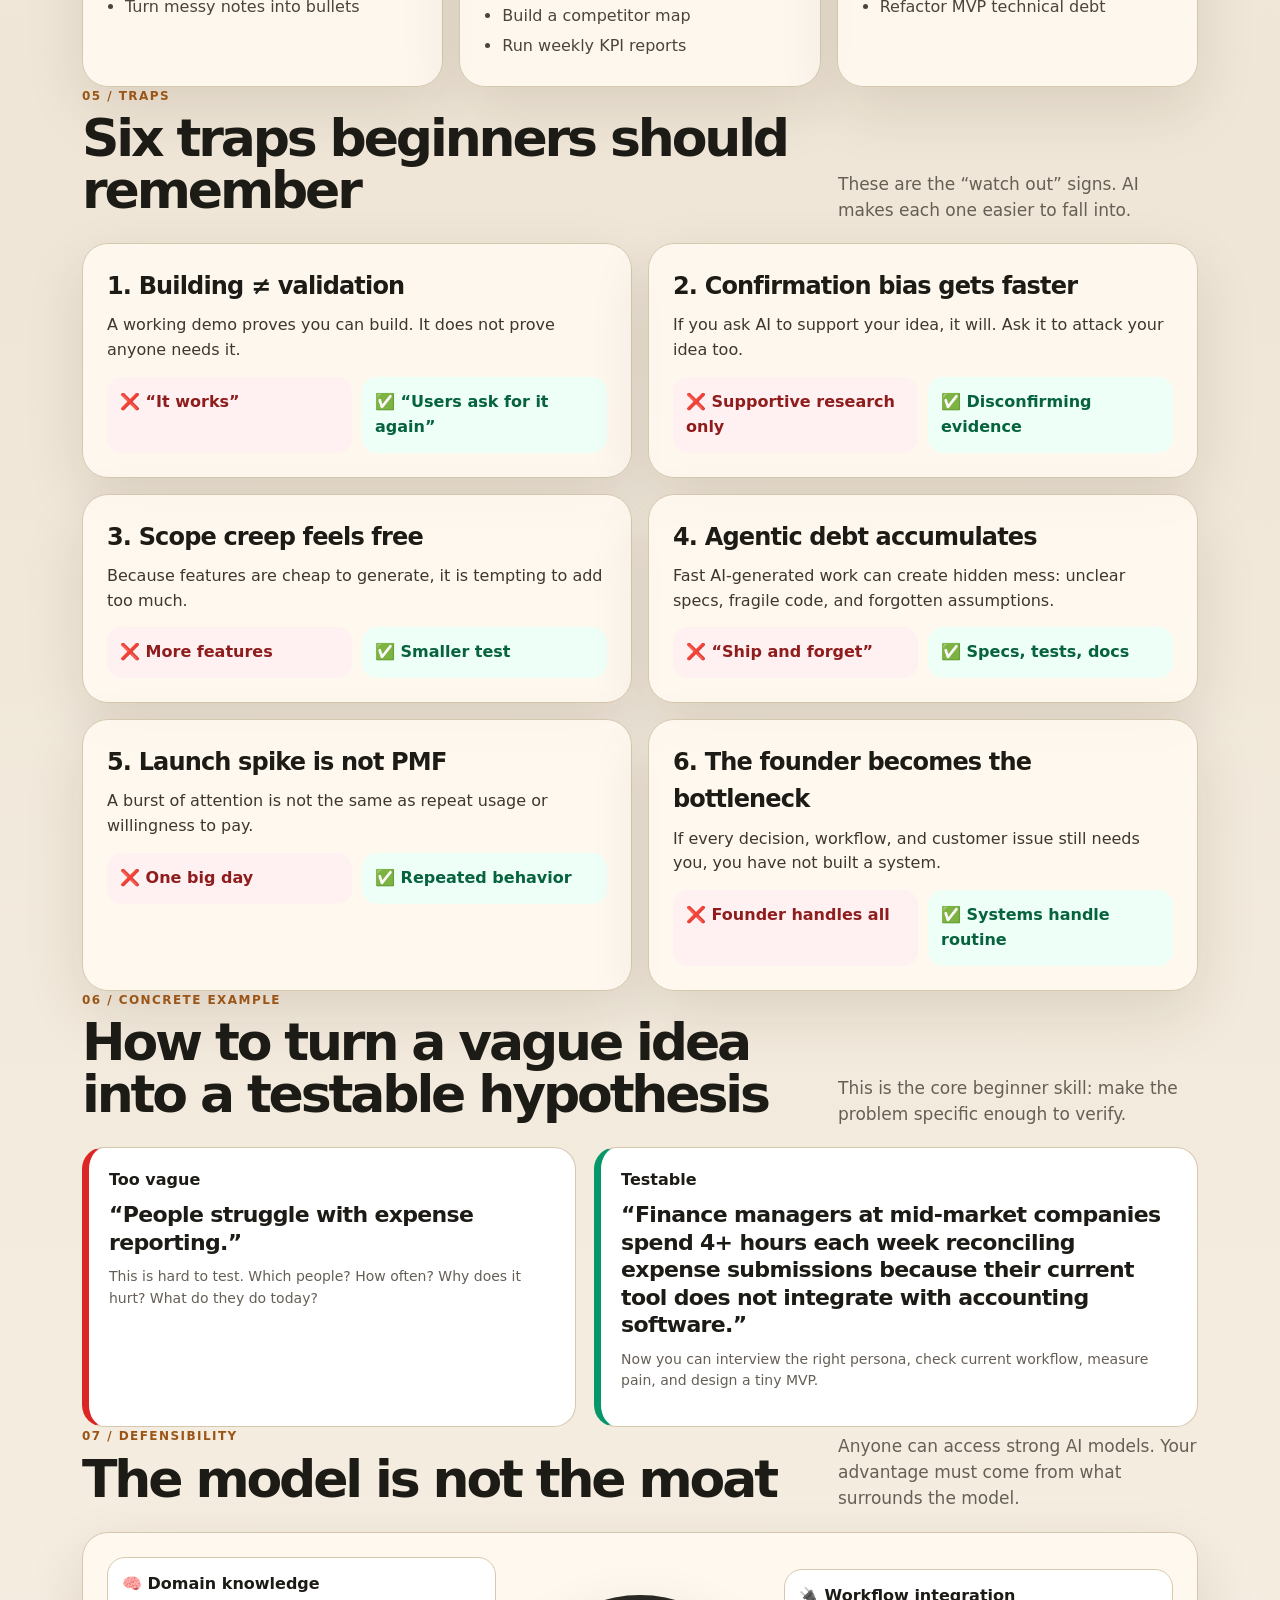
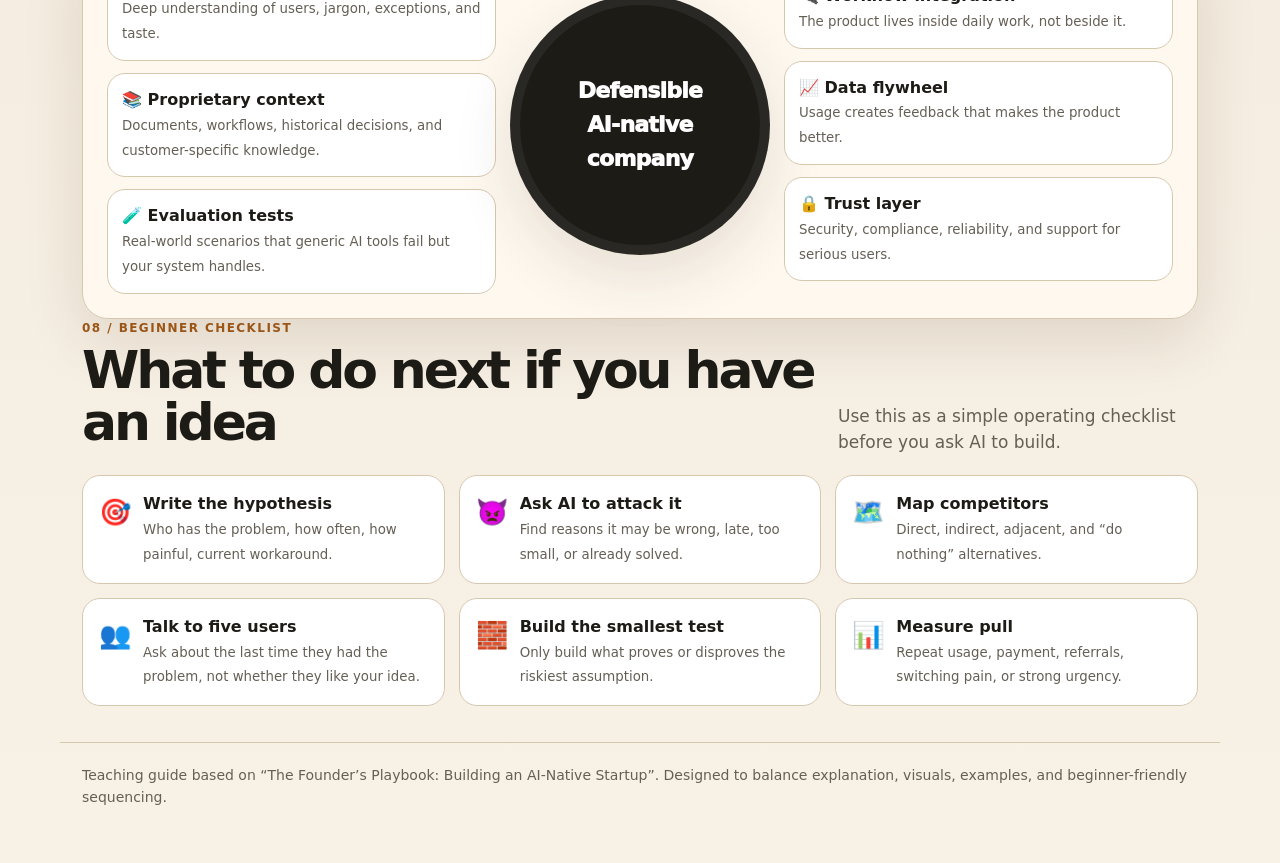
<file: founders-playbook/index.html>
<!DOCTYPE html>
<html lang="en">
<head>
  <meta charset="UTF-8" />
  <meta name="viewport" content="width=device-width, initial-scale=1.0" />
  <title>AI-Native Founder Playbook — Beginner Teaching Guide</title>
  <meta name="description" content="A beginner-friendly visual teaching guide for The Founder’s Playbook: Building an AI-Native Startup." />
  <link rel="canonical" href="https://ricky-zheng.com/founders-playbook/" />
  <style>
    :root{
      --bg:#f7f3ea;--paper:#fffaf1;--ink:#1d1b16;--muted:#655f55;--soft:#e8dcc9;--line:#d6c7af;
      --orange:#f97316;--blue:#2563eb;--green:#059669;--red:#dc2626;--purple:#7c3aed;--yellow:#facc15;
      --shadow:0 22px 60px rgba(67,45,20,.12);--r:26px;--max:1160px;
    }
    *{box-sizing:border-box} html{scroll-behavior:smooth}
    body{margin:0;background:radial-gradient(circle at 10% -10%,#ffd9a8 0,transparent 34%),radial-gradient(circle at 90% 0,#d9e7ff 0,transparent 30%),linear-gradient(180deg,var(--bg),#efe6d7 60%,#f8f1e6);color:var(--ink);font-family:Inter,ui-sans-serif,system-ui,-apple-system,BlinkMacSystemFont,"Segoe UI",sans-serif;line-height:1.55}
    body:before{content:"";position:fixed;inset:0;background-image:linear-gradient(rgba(30,24,16,.035) 1px,transparent 1px),linear-gradient(90deg,rgba(30,24,16,.035) 1px,transparent 1px);background-size:42px 42px;pointer-events:none;z-index:-1}
    a{color:inherit}.wrap{max-width:var(--max);margin:auto;padding:0 22px}.nav{position:sticky;top:0;z-index:20;background:rgba(247,243,234,.86);backdrop-filter:blur(18px);border-bottom:1px solid rgba(214,199,175,.72)}
    .nav .wrap{display:flex;align-items:center;justify-content:space-between;padding-top:13px;padding-bottom:13px}.brand{font-weight:900;letter-spacing:-.03em}.links{display:flex;gap:14px;flex-wrap:wrap;font-size:13px}.links a{text-decoration:none;color:var(--muted);font-weight:700}.links a:hover{color:var(--ink)}
    .hero{padding:72px 22px 40px}.pill{display:inline-flex;align-items:center;gap:9px;background:#fff;border:1px solid var(--line);box-shadow:0 8px 25px rgba(67,45,20,.08);border-radius:999px;padding:8px 13px;font-size:12px;text-transform:uppercase;letter-spacing:.08em;font-weight:900;color:#8a4a10}.dot{width:9px;height:9px;border-radius:50%;background:var(--orange)}
    h1{font-size:clamp(42px,7.4vw,86px);line-height:.94;letter-spacing:-.075em;margin:20px 0 18px;max-width:980px}.hero-sub{font-size:clamp(18px,2.2vw,25px);color:#443d33;max-width:860px;margin:0 0 24px}.hero-grid{display:grid;grid-template-columns:1.08fr .92fr;gap:20px;margin-top:34px}.card,.lesson{background:rgba(255,250,241,.88);border:1px solid var(--line);border-radius:var(--r);box-shadow:var(--shadow)}
    .big-idea{padding:28px}.big-idea h2{font-size:32px;margin:0 0 14px;letter-spacing:-.04em}.big-idea p{font-size:18px;margin:0;color:#3f392f}.teacher-note{background:#1d1b16;color:#fff7ea;padding:24px;border-radius:var(--r);display:grid;gap:14px}.teacher-note b{font-size:18px}.teacher-note p{margin:0;color:#e7d9c5}.rule{display:flex;gap:12px;align-items:flex-start}.badge{min-width:34px;height:34px;display:grid;place-items:center;border-radius:12px;font-weight:900;background:#fff;color:#1d1b16}
    section{padding:44px 0}.section-head{display:grid;grid-template-columns:1fr minmax(220px,360px);gap:22px;align-items:end;margin-bottom:20px}.kicker{color:#9a5517;font-size:12px;font-weight:900;letter-spacing:.12em;text-transform:uppercase}.section-head h2{font-size:clamp(30px,4.3vw,52px);line-height:1;letter-spacing:-.06em;margin:7px 0}.section-head p{margin:0;color:var(--muted);font-size:17px}.lesson{padding:24px}.lesson h3{font-size:24px;letter-spacing:-.035em;margin:0 0 8px}.lesson p{margin:0;color:#3d372e}.caption{font-size:14px;color:var(--muted);margin-top:10px}
    .compare{display:grid;grid-template-columns:1fr auto 1fr;gap:16px;align-items:stretch}.old,.new{padding:22px;border-radius:22px;border:1px solid var(--line);background:#fff}.old{background:#fff5f3}.new{background:#f0fff7}.vs{display:grid;place-items:center;font-weight:900;color:var(--muted)}.mini-title{font-weight:900;margin-bottom:8px}.arrow-flow{display:flex;gap:10px;align-items:center;flex-wrap:wrap;margin-top:15px}.step{background:#fff;border:1px solid var(--line);border-radius:16px;padding:12px 14px;font-weight:850}.arr{font-weight:900;color:var(--orange);font-size:24px}
    .stages{display:grid;grid-template-columns:repeat(4,1fr);gap:16px}.stage{padding:20px;position:relative;overflow:hidden}.stage:before{content:attr(data-n);position:absolute;right:14px;top:4px;font-size:72px;font-weight:1000;color:rgba(29,27,22,.06);letter-spacing:-.08em}.icon{font-size:34px}.stage h3{font-size:26px;margin:8px 0 8px}.stage .goal{font-weight:900}.stage p{font-size:15px;color:#514a40;margin:8px 0}.exit{margin-top:14px;background:#1d1b16;color:#fff6e9;border-radius:16px;padding:12px;font-size:14px}.exit b{display:block;color:#ffd49d}
    .diagram{padding:26px}.pipeline{display:grid;grid-template-columns:repeat(5,1fr);gap:8px;align-items:center}.pipe-step{background:#fff;border:1px solid var(--line);border-radius:18px;padding:16px;min-height:136px}.pipe-step b{display:block;font-size:18px;margin:4px 0}.pipe-step span{font-size:32px}.pipe-step small{color:var(--muted)}.pipe-arrow{text-align:center;font-size:28px;color:var(--orange);font-weight:900}.warning{margin-top:18px;border:2px dashed #f59e0b;background:#fff7dd;border-radius:20px;padding:16px;font-weight:800}.warning span{color:#a64807}
    .tool-grid{display:grid;grid-template-columns:repeat(3,1fr);gap:16px}.tool{padding:22px}.tool .icon{font-size:38px}.tool h3{font-size:25px;margin:8px 0}.tool ul{margin:12px 0 0;padding-left:20px;color:#4b443a}.tool li{margin:5px 0}.tag{display:inline-block;border:1px solid var(--line);background:#fff;border-radius:999px;padding:5px 10px;font-size:12px;font-weight:900;margin:4px 4px 0 0;color:#6b3b0e}
    .matrix{display:grid;grid-template-columns:repeat(2,1fr);gap:16px}.matrix .lesson{min-height:190px}.badgood{display:grid;grid-template-columns:1fr 1fr;gap:10px;margin-top:14px}.bad,.good{padding:13px;border-radius:15px;font-weight:750}.bad{background:#fff1f1;color:#8f1d1d}.good{background:#edfff6;color:#06623f}
    .example{display:grid;grid-template-columns:.9fr 1.1fr;gap:18px}.sample-card{background:#fff;border:1px solid var(--line);border-radius:22px;padding:20px}.quote{font-size:22px;line-height:1.25;font-weight:900;letter-spacing:-.03em}.better{border-left:7px solid var(--green)}.worse{border-left:7px solid var(--red)}
    .moat-map{display:grid;grid-template-columns:1fr 260px 1fr;gap:14px;align-items:center}.moat-center{height:260px;border-radius:50%;display:grid;place-items:center;text-align:center;background:#1d1b16;color:#fff;box-shadow:inset 0 0 0 10px rgba(255,255,255,.06),var(--shadow);font-size:22px;font-weight:1000;letter-spacing:-.035em}.moat-list{display:grid;gap:12px}.moat-item{background:#fff;border:1px solid var(--line);border-radius:18px;padding:14px}.moat-item b{display:block}.moat-item small{color:var(--muted)}
    .checklist{display:grid;grid-template-columns:repeat(3,1fr);gap:14px}.check{display:flex;gap:12px;align-items:flex-start;background:#fff;border:1px solid var(--line);border-radius:18px;padding:16px}.check span{font-size:26px}.check b{display:block}.check small{color:var(--muted)}
    .footer{padding:36px 0 54px;color:var(--muted);font-size:14px}.footer .wrap{border-top:1px solid var(--line);padding-top:22px}
    @media(max-width:920px){.hero-grid,.section-head,.example,.moat-map{grid-template-columns:1fr}.stages,.tool-grid,.matrix,.checklist{grid-template-columns:1fr 1fr}.pipeline{grid-template-columns:1fr}.pipe-arrow{transform:rotate(90deg)}}
    @media(max-width:620px){.links{display:none}.stages,.tool-grid,.matrix,.checklist,.compare{grid-template-columns:1fr}.vs{padding:0}.hero{padding-top:48px}h1{font-size:44px}.moat-center{height:220px}.big-idea h2{font-size:26px}}
  </style>
</head>
<body>
  <nav class="nav">
    <div class="wrap">
      <div class="brand">AI-Native Founder Playbook</div>
      <div class="links"><a href="#idea">Big idea</a><a href="#stages">Stages</a><a href="#workflow">Workflow</a><a href="#tools">Tools</a><a href="#traps">Traps</a><a href="#checklist">Checklist</a></div>
    </div>
  </nav>

  <header class="hero wrap">
    <div class="pill"><span class="dot"></span> Beginner-friendly teaching version</div>
    <h1>AI makes building easy. It does not make choosing easy.</h1>
    <p class="hero-sub">This page explains the Founder’s Playbook like a short class: simple words, visual maps, concrete examples, and the key mistakes a first-time founder must avoid.</p>
    <div class="hero-grid">
      <div class="big-idea card">
        <h2>The one sentence summary</h2>
        <p>An AI-native founder uses AI as a research team, coding team, and ops team — while the human founder stays responsible for judgment, customer truth, product taste, and trust.</p>
        <div class="arrow-flow" aria-label="AI-native founder equation">
          <div class="step">🧠 Founder judgment</div><div class="arr">×</div><div class="step">🤖 AI leverage</div><div class="arr">×</div><div class="step">👥 Real user evidence</div><div class="arr">=</div><div class="step">🚀 Lean startup</div>
        </div>
      </div>
      <div class="teacher-note">
        <div class="rule"><div class="badge">1</div><p><b>AI removes friction.</b><br/>You can research, prototype, write code, and automate much faster than before.</p></div>
        <div class="rule"><div class="badge">2</div><p><b>Speed creates a new danger.</b><br/>A beautiful prototype can trick you into thinking the idea is validated.</p></div>
        <div class="rule"><div class="badge">3</div><p><b>The founder’s job moves up-stack.</b><br/>Less typing every line. More deciding what matters and proving it with users.</p></div>
      </div>
    </div>
  </header>

  <main>
    <section id="idea" class="wrap">
      <div class="section-head">
        <div><div class="kicker">01 / mental model</div><h2>Old startup vs AI-native startup</h2></div>
        <p>AI changes the order and cost of work. It does not remove the need to find a painful problem.</p>
      </div>
      <div class="compare">
        <div class="old">
          <div class="mini-title">Before AI</div>
          <p>Raise money, hire engineers, build a first product, then slowly learn what customers actually want.</p>
          <div class="arrow-flow"><div class="step">Raise</div><div class="arr">→</div><div class="step">Hire</div><div class="arr">→</div><div class="step">Build</div><div class="arr">→</div><div class="step">Learn</div></div>
        </div>
        <div class="vs">VS</div>
        <div class="new">
          <div class="mini-title">With AI</div>
          <p>Research deeply, test the problem, build a tiny product, then automate operations before hiring too much.</p>
          <div class="arrow-flow"><div class="step">Learn</div><div class="arr">→</div><div class="step">Test</div><div class="arr">→</div><div class="step">Tiny build</div><div class="arr">→</div><div class="step">Automate</div></div>
        </div>
      </div>
    </section>

    <section id="stages" class="wrap">
      <div class="section-head">
        <div><div class="kicker">02 / lifecycle</div><h2>The four stages, explained simply</h2></div>
        <p>Each stage has a different question. Do not use AI to skip the question.</p>
      </div>
      <div class="stages">
        <article class="stage card" data-n="1"><div class="icon">🔍</div><h3>Idea</h3><div class="goal">Question: is this a real problem?</div><p>Use AI for market research, competitor mapping, interview planning, and devil’s advocate thinking.</p><div class="exit"><b>Exit when</b>You can name who has the problem, how painful it is, and why current solutions fail.</div></article>
        <article class="stage card" data-n="2"><div class="icon">🛠️</div><h3>MVP</h3><div class="goal">Question: what is the smallest useful product?</div><p>Use AI to code, test, write specs, and reduce scope. The goal is usage signal, not feature count.</p><div class="exit"><b>Exit when</b>Real users repeat the behavior, pay, refer, or depend on it.</div></article>
        <article class="stage card" data-n="3"><div class="icon">📣</div><h3>Launch</h3><div class="goal">Question: can we repeat growth?</div><p>Use AI for content, sales materials, onboarding docs, support workflows, analytics, and operating rhythm.</p><div class="exit"><b>Exit when</b>You have repeatable acquisition, activation, and retention signals.</div></article>
        <article class="stage card" data-n="4"><div class="icon">🏰</div><h3>Scale</h3><div class="goal">Question: what becomes defensible?</div><p>Use AI to systematize knowledge, improve reliability, monitor quality, and automate company operations.</p><div class="exit"><b>Exit when</b>The business gets stronger from data, workflow integration, trust, and domain depth.</div></article>
      </div>
    </section>

    <section id="workflow" class="wrap">
      <div class="section-head">
        <div><div class="kicker">03 / teaching workflow</div><h2>The safest path from idea to product</h2></div>
        <p>If you are new, follow this sequence. It protects you from building the wrong thing beautifully.</p>
      </div>
      <div class="diagram card">
        <div class="pipeline">
          <div class="pipe-step"><span>💭</span><b>1. Hunch</b><small>“I think this problem exists.”</small></div><div class="pipe-arrow">→</div>
          <div class="pipe-step"><span>📌</span><b>2. Hypothesis</b><small>Make it specific: who, pain, frequency, current workaround.</small></div><div class="pipe-arrow">→</div>
          <div class="pipe-step"><span>🧪</span><b>3. Evidence</b><small>Talk to users. Search for complaints. Ask AI to disprove you.</small></div><div class="pipe-arrow">→</div>
          <div class="pipe-step"><span>🧱</span><b>4. Tiny MVP</b><small>Build only the part needed to test the behavior.</small></div><div class="pipe-arrow">→</div>
          <div class="pipe-step"><span>📊</span><b>5. Signal</b><small>Look for repeat usage, payment, referrals, or strong pull.</small></div>
        </div>
        <div class="warning">⚠️ <span>Beginner mistake:</span> “I built it, therefore it is validated.” A prototype is not proof. It is a prop for learning from users.</div>
      </div>
    </section>

    <section id="tools" class="wrap">
      <div class="section-head">
        <div><div class="kicker">04 / AI surfaces</div><h2>Which AI tool should I use?</h2></div>
        <p>The model may be similar, but the workspace changes the job it is good at.</p>
      </div>
      <div class="tool-grid">
        <article class="tool card"><div class="icon">💬</div><h3>Chat</h3><p>Best for quick thinking, rewriting, summarizing, brainstorming, and sanity checks.</p><span class="tag">fast</span><span class="tag">low setup</span><ul><li>Rewrite an investor paragraph</li><li>Challenge a positioning claim</li><li>Turn messy notes into bullets</li></ul></article>
        <article class="tool card"><div class="icon">📁</div><h3>Cowork / agent workspace</h3><p>Best for longer knowledge work across files, tools, sources, and repeated workflows.</p><span class="tag">files</span><span class="tag">connectors</span><ul><li>Synthesize customer interviews</li><li>Build a competitor map</li><li>Run weekly KPI reports</li></ul></article>
        <article class="tool card"><div class="icon">⌨️</div><h3>Code agent</h3><p>Best for writing, testing, debugging, refactoring, and shipping software inside a codebase.</p><span class="tag">git</span><span class="tag">tests</span><ul><li>Create a prototype</li><li>Fix production bugs</li><li>Refactor MVP technical debt</li></ul></article>
      </div>
    </section>

    <section id="traps" class="wrap">
      <div class="section-head">
        <div><div class="kicker">05 / traps</div><h2>Six traps beginners should remember</h2></div>
        <p>These are the “watch out” signs. AI makes each one easier to fall into.</p>
      </div>
      <div class="matrix">
        <article class="lesson"><h3>1. Building ≠ validation</h3><p>A working demo proves you can build. It does not prove anyone needs it.</p><div class="badgood"><div class="bad">❌ “It works”</div><div class="good">✅ “Users ask for it again”</div></div></article>
        <article class="lesson"><h3>2. Confirmation bias gets faster</h3><p>If you ask AI to support your idea, it will. Ask it to attack your idea too.</p><div class="badgood"><div class="bad">❌ Supportive research only</div><div class="good">✅ Disconfirming evidence</div></div></article>
        <article class="lesson"><h3>3. Scope creep feels free</h3><p>Because features are cheap to generate, it is tempting to add too much.</p><div class="badgood"><div class="bad">❌ More features</div><div class="good">✅ Smaller test</div></div></article>
        <article class="lesson"><h3>4. Agentic debt accumulates</h3><p>Fast AI-generated work can create hidden mess: unclear specs, fragile code, and forgotten assumptions.</p><div class="badgood"><div class="bad">❌ “Ship and forget”</div><div class="good">✅ Specs, tests, docs</div></div></article>
        <article class="lesson"><h3>5. Launch spike is not PMF</h3><p>A burst of attention is not the same as repeat usage or willingness to pay.</p><div class="badgood"><div class="bad">❌ One big day</div><div class="good">✅ Repeated behavior</div></div></article>
        <article class="lesson"><h3>6. The founder becomes the bottleneck</h3><p>If every decision, workflow, and customer issue still needs you, you have not built a system.</p><div class="badgood"><div class="bad">❌ Founder handles all</div><div class="good">✅ Systems handle routine</div></div></article>
      </div>
    </section>

    <section class="wrap">
      <div class="section-head">
        <div><div class="kicker">06 / concrete example</div><h2>How to turn a vague idea into a testable hypothesis</h2></div>
        <p>This is the core beginner skill: make the problem specific enough to verify.</p>
      </div>
      <div class="example">
        <div class="sample-card worse"><div class="mini-title">Too vague</div><div class="quote">“People struggle with expense reporting.”</div><p class="caption">This is hard to test. Which people? How often? Why does it hurt? What do they do today?</p></div>
        <div class="sample-card better"><div class="mini-title">Testable</div><div class="quote">“Finance managers at mid-market companies spend 4+ hours each week reconciling expense submissions because their current tool does not integrate with accounting software.”</div><p class="caption">Now you can interview the right persona, check current workflow, measure pain, and design a tiny MVP.</p></div>
      </div>
    </section>

    <section class="wrap">
      <div class="section-head">
        <div><div class="kicker">07 / defensibility</div><h2>The model is not the moat</h2></div>
        <p>Anyone can access strong AI models. Your advantage must come from what surrounds the model.</p>
      </div>
      <div class="moat-map card" style="padding:24px">
        <div class="moat-list">
          <div class="moat-item"><b>🧠 Domain knowledge</b><small>Deep understanding of users, jargon, exceptions, and taste.</small></div>
          <div class="moat-item"><b>📚 Proprietary context</b><small>Documents, workflows, historical decisions, and customer-specific knowledge.</small></div>
          <div class="moat-item"><b>🧪 Evaluation tests</b><small>Real-world scenarios that generic AI tools fail but your system handles.</small></div>
        </div>
        <div class="moat-center">Defensible<br/>AI-native<br/>company</div>
        <div class="moat-list">
          <div class="moat-item"><b>🔌 Workflow integration</b><small>The product lives inside daily work, not beside it.</small></div>
          <div class="moat-item"><b>📈 Data flywheel</b><small>Usage creates feedback that makes the product better.</small></div>
          <div class="moat-item"><b>🔒 Trust layer</b><small>Security, compliance, reliability, and support for serious users.</small></div>
        </div>
      </div>
    </section>

    <section id="checklist" class="wrap">
      <div class="section-head">
        <div><div class="kicker">08 / beginner checklist</div><h2>What to do next if you have an idea</h2></div>
        <p>Use this as a simple operating checklist before you ask AI to build.</p>
      </div>
      <div class="checklist">
        <div class="check"><span>🎯</span><div><b>Write the hypothesis</b><small>Who has the problem, how often, how painful, current workaround.</small></div></div>
        <div class="check"><span>👿</span><div><b>Ask AI to attack it</b><small>Find reasons it may be wrong, late, too small, or already solved.</small></div></div>
        <div class="check"><span>🗺️</span><div><b>Map competitors</b><small>Direct, indirect, adjacent, and “do nothing” alternatives.</small></div></div>
        <div class="check"><span>👥</span><div><b>Talk to five users</b><small>Ask about the last time they had the problem, not whether they like your idea.</small></div></div>
        <div class="check"><span>🧱</span><div><b>Build the smallest test</b><small>Only build what proves or disproves the riskiest assumption.</small></div></div>
        <div class="check"><span>📊</span><div><b>Measure pull</b><small>Repeat usage, payment, referrals, switching pain, or strong urgency.</small></div></div>
      </div>
    </section>
  </main>

  <footer class="footer"><div class="wrap">Teaching guide based on “The Founder’s Playbook: Building an AI-Native Startup”. Designed to balance explanation, visuals, examples, and beginner-friendly sequencing.</div></footer>
</body>
</html>
</file>
<file: style.css>
/* ============================================================
   RESET & BASE
============================================================ */
*, *::before, *::after { box-sizing: border-box; margin: 0; padding: 0; }

:root {
  --obsidian: #080c10;
  --void: #0d1117;
  --surface: #111820;
  --surface2: #16202c;
  --border: #1e2d3d;
  --amber: #f0a500;
  --amber-dim: #c47d00;
  --amber-glow: rgba(240,165,0,0.12);
  --cyan: #4dd9e0;
  --cyan-dim: rgba(77,217,224,0.15);
  --text: #d4dde8;
  --text-muted: #5c7080;
  --text-bright: #eef2f7;
  --serif: 'Cormorant Garamond', Georgia, serif;
  --mono: 'Space Mono', monospace;
  --sans: 'DM Sans', sans-serif;
}

html { scroll-behavior: smooth; font-size: 16px; }

body {
  background: var(--obsidian);
  color: var(--text);
  font-family: var(--sans);
  font-weight: 300;
  line-height: 1.6;
  overflow-x: hidden;
  cursor: none;
}

/* ============================================================
   CUSTOM CURSOR
============================================================ */
.cursor {
  position: fixed;
  width: 10px; height: 10px;
  background: var(--amber);
  border-radius: 50%;
  pointer-events: none;
  z-index: 9999;
  transform: translate(-50%, -50%);
  transition: transform 0.1s ease, width 0.2s, height 0.2s, background 0.2s;
  mix-blend-mode: screen;
}

.cursor-ring {
  position: fixed;
  width: 36px; height: 36px;
  border: 1px solid rgba(240,165,0,0.5);
  border-radius: 50%;
  pointer-events: none;
  z-index: 9998;
  transform: translate(-50%, -50%);
  transition: transform 0.15s ease, width 0.3s, height 0.3s, opacity 0.3s;
}

body:has(a:hover) .cursor,
body:has(button:hover) .cursor { width: 16px; height: 16px; }
body:has(a:hover) .cursor-ring,
body:has(button:hover) .cursor-ring { width: 48px; height: 48px; opacity: 0.4; }

/* ============================================================
   STAR FIELD
============================================================ */
#stars-canvas {
  position: fixed;
  top: 0; left: 0;
  width: 100%; height: 100%;
  pointer-events: none;
  z-index: 0;
  opacity: 0.6;
}

/* ============================================================
   NAV
============================================================ */
nav {
  position: fixed;
  top: 0; left: 0; right: 0;
  z-index: 100;
  padding: 1.2rem 3rem;
  display: flex;
  align-items: center;
  justify-content: space-between;
  background: linear-gradient(to bottom, rgba(8,12,16,0.95), transparent);
  backdrop-filter: blur(4px);
}

.nav-logo {
  font-family: var(--mono);
  font-size: 0.75rem;
  color: var(--amber);
  letter-spacing: 0.2em;
  text-transform: uppercase;
  text-decoration: none;
}

.nav-links {
  display: flex;
  gap: 2.5rem;
  list-style: none;
}

.nav-links a {
  font-family: var(--mono);
  font-size: 0.68rem;
  letter-spacing: 0.15em;
  text-transform: uppercase;
  color: var(--text-muted);
  text-decoration: none;
  transition: color 0.2s;
}

.nav-links a:hover { color: var(--amber); }

.nav-toggle {
  display: none;
  flex-direction: column;
  gap: 5px;
  background: none;
  border: none;
  cursor: pointer;
  padding: 4px;
}
.nav-toggle span {
  display: block;
  width: 22px;
  height: 2px;
  background: var(--amber);
  transition: transform 0.25s, opacity 0.25s;
}
.nav-toggle.open span:nth-child(1) { transform: translateY(7px) rotate(45deg); }
.nav-toggle.open span:nth-child(2) { opacity: 0; }
.nav-toggle.open span:nth-child(3) { transform: translateY(-7px) rotate(-45deg); }

/* ============================================================
   HERO
============================================================ */
#hero {
  position: relative;
  min-height: 100vh;
  display: grid;
  grid-template-columns: 1fr 0.75fr;
  align-items: center;
  padding: 6rem 10vw 0;
  gap: 4rem;
  z-index: 1;
}

.hero-content {
  display: flex;
  flex-direction: column;
  justify-content: center;
}

.hero-eyebrow {
  font-family: var(--mono);
  font-size: 0.7rem;
  letter-spacing: 0.3em;
  color: var(--amber);
  text-transform: uppercase;
  margin-bottom: 1.5rem;
  opacity: 0;
  animation: fadeUp 0.8s ease 0.3s forwards;
}

.hero-title {
  font-family: var(--serif);
  font-weight: 300;
  font-size: clamp(3.5rem, 9vw, 8rem);
  line-height: 1.0;
  color: var(--text-bright);
  letter-spacing: -0.01em;
  max-width: 16ch;
  opacity: 0;
  animation: fadeUp 1s ease 0.5s forwards;
}

.hero-title em {
  font-style: italic;
  color: var(--amber);
}

.hero-subtitle {
  font-family: var(--sans);
  font-size: 0.9rem;
  color: var(--text-muted);
  max-width: 44ch;
  line-height: 1.7;
  margin-top: 1.25rem;
  opacity: 0;
  animation: fadeUp 0.8s ease 0.8s forwards;
}

.hero-terminal {
  margin-top: 2.5rem;
  font-family: var(--mono);
  font-size: 0.85rem;
  color: var(--cyan);
  display: flex;
  align-items: center;
  gap: 0.5rem;
  opacity: 0;
  animation: fadeUp 0.8s ease 1s forwards;
}

.hero-terminal::before {
  content: '>';
  color: var(--amber);
}

.typed-text { }

.cursor-blink {
  display: inline-block;
  width: 8px; height: 1.1em;
  background: var(--amber);
  vertical-align: text-bottom;
  animation: blink 1s step-end infinite;
}

.hero-scroll {
  position: absolute;
  bottom: 2.5rem;
  left: 0;
  right: 0;
  display: flex;
  flex-direction: column;
  align-items: center;
  gap: 0.5rem;
  opacity: 0;
  animation: fadeUp 0.8s ease 2s forwards;
}

.hero-scroll span {
  font-family: var(--mono);
  font-size: 0.6rem;
  letter-spacing: 0.3em;
  color: var(--text-muted);
  text-transform: uppercase;
}

.scroll-line {
  width: 1px;
  height: 60px;
  background: linear-gradient(to bottom, var(--amber), transparent);
  animation: scrollPulse 2s ease infinite;
}

/* ============================================================
   SECTIONS COMMON
============================================================ */
section {
  position: relative;
  z-index: 1;
  padding: 8rem 10vw;
}

.section-label {
  font-family: var(--mono);
  font-size: 0.65rem;
  letter-spacing: 0.35em;
  color: var(--amber);
  text-transform: uppercase;
  margin-bottom: 1rem;
  display: flex;
  align-items: center;
  gap: 1rem;
}

.section-label::before {
  content: '';
  display: block;
  width: 30px; height: 1px;
  background: var(--amber);
}

.section-title {
  font-family: var(--serif);
  font-size: clamp(2rem, 4vw, 3.5rem);
  font-weight: 300;
  color: var(--text-bright);
  line-height: 1.1;
  margin-bottom: 3rem;
}

/* ============================================================
   SKILLS SECTION — HEXAGONAL CONSTELLATION
============================================================ */
#skills {
  background: linear-gradient(to bottom, transparent, rgba(13,17,23,0.8), transparent);
}

.skills-grid {
  display: grid;
  grid-template-columns: repeat(auto-fit, minmax(200px, 1fr));
  gap: 1.5rem;
  max-width: 900px;
}

.skill-card {
  position: relative;
  background: var(--surface);
  border: 1px solid var(--border);
  padding: 2rem 1.5rem;
  cursor: pointer;
  transition: transform 0.3s ease, border-color 0.3s, box-shadow 0.3s;
  clip-path: polygon(0 0, calc(100% - 16px) 0, 100% 16px, 100% 100%, 0 100%);
  overflow: hidden;
}

.skill-card::before {
  content: '';
  position: absolute;
  inset: 0;
  background: var(--amber-glow);
  opacity: 0;
  transition: opacity 0.3s;
}

.skill-card:hover {
  transform: translateY(-4px);
  border-color: var(--amber-dim);
  box-shadow: 0 0 30px var(--amber-glow), 0 20px 40px rgba(0,0,0,0.5);
}

.skill-card:hover::before { opacity: 1; }

.skill-icon {
  font-size: 2rem;
  margin-bottom: 1rem;
  display: block;
}

.skill-name {
  font-family: var(--mono);
  font-size: 0.72rem;
  letter-spacing: 0.12em;
  text-transform: uppercase;
  color: var(--amber);
  margin-bottom: 0.5rem;
}

.skill-desc {
  font-size: 0.85rem;
  color: var(--text-muted);
  line-height: 1.5;
}

.skill-tags {
  margin-top: 1rem;
  display: flex;
  flex-wrap: wrap;
  gap: 0.4rem;
}

.tag {
  font-family: var(--mono);
  font-size: 0.58rem;
  letter-spacing: 0.08em;
  padding: 0.2rem 0.5rem;
  border: 1px solid var(--border);
  color: var(--text-muted);
  text-transform: uppercase;
}

/* ============================================================
   EXPERIENCE SECTION — TIMELINE
============================================================ */
.timeline {
  position: relative;
  max-width: 700px;
}

.timeline::before {
  content: '';
  position: absolute;
  left: 0;
  top: 0;
  bottom: 0;
  width: 1px;
  background: linear-gradient(to bottom, var(--amber), var(--border), transparent);
}

.timeline-item {
  position: relative;
  padding: 0 0 3.5rem 2.5rem;
  opacity: 0;
  transform: translateX(-20px);
  transition: opacity 0.6s ease, transform 0.6s ease;
}

.timeline-item.visible {
  opacity: 1;
  transform: translateX(0);
}

.timeline-item::before {
  content: '';
  position: absolute;
  left: -4px;
  top: 6px;
  width: 9px; height: 9px;
  background: var(--obsidian);
  border: 2px solid var(--amber);
  border-radius: 50%;
}

.timeline-period {
  font-family: var(--mono);
  font-size: 0.65rem;
  letter-spacing: 0.2em;
  color: var(--amber);
  margin-bottom: 0.4rem;
}

.timeline-role {
  font-family: var(--serif);
  font-size: 1.4rem;
  font-weight: 400;
  color: var(--text-bright);
  margin-bottom: 0.2rem;
}

.timeline-company {
  font-family: var(--mono);
  font-size: 0.72rem;
  color: var(--text-muted);
  letter-spacing: 0.1em;
  margin-bottom: 0.8rem;
}

.timeline-desc {
  font-size: 0.9rem;
  color: var(--text-muted);
  line-height: 1.7;
}

/* ============================================================
   IDEAS SECTION — OPEN PROJECT INDEX
============================================================ */
#ideas {
  background: linear-gradient(90deg, transparent, rgba(77,217,224,0.025), transparent);
}

.ideas-intro {
  max-width: 43ch;
  color: var(--text-muted);
  font-size: 0.95rem;
  line-height: 1.7;
  margin: -1.5rem 0 2.5rem;
}

.ideas-list {
  max-width: 920px;
  border-top: 1px solid var(--border);
}

.idea-entry {
  display: grid;
  grid-template-columns: 4.5rem minmax(0, 1fr) auto;
  align-items: center;
  gap: 1.5rem;
  padding: 2rem 1rem 2rem 0;
  color: inherit;
  text-decoration: none;
  border-bottom: 1px solid var(--border);
  transition: background 0.3s ease, padding 0.3s ease, border-color 0.3s ease;
}

.idea-entry:hover {
  background: linear-gradient(90deg, var(--cyan-dim), transparent 72%);
  border-color: rgba(77,217,224,0.45);
  padding-left: 1rem;
}

.idea-number,
.idea-label,
.idea-action {
  font-family: var(--mono);
  font-size: 0.65rem;
  letter-spacing: 0.18em;
  text-transform: uppercase;
}

.idea-number { color: var(--cyan); }

.idea-label {
  color: var(--amber);
  margin-bottom: 0.45rem;
}

.idea-copy h3 {
  color: var(--text-bright);
  font-family: var(--serif);
  font-size: clamp(1.8rem, 3vw, 2.7rem);
  font-weight: 300;
  line-height: 1;
  margin-bottom: 0.65rem;
}

.idea-copy > p:last-child {
  color: var(--text-muted);
  font-size: 0.88rem;
  line-height: 1.6;
  max-width: 48ch;
}

.idea-action {
  color: var(--cyan);
  display: inline-flex;
  align-items: center;
  gap: 0.55rem;
  white-space: nowrap;
}

.idea-action span {
  font-size: 1.2rem;
  transition: transform 0.25s ease;
}

.idea-entry:hover .idea-action span { transform: translate(3px, -3px); }

.idea-entry:focus-visible,
.nav-links a:focus-visible,
.contact-link:focus-visible {
  outline: 2px solid var(--cyan);
  outline-offset: 5px;
}

/* ============================================================
   PROJECTS SECTION — FLIP CARDS
============================================================ */
.projects-grid {
  display: grid;
  grid-template-columns: repeat(auto-fit, minmax(280px, 1fr));
  gap: 1.5rem;
  max-width: 1000px;
}

.project-card {
  height: 300px;
  perspective: 1000px;
  cursor: pointer;
}

.project-inner {
  position: relative;
  width: 100%; height: 100%;
  transform-style: preserve-3d;
  transition: transform 0.7s cubic-bezier(0.23, 1, 0.32, 1);
}

.project-card.flipped .project-inner { transform: rotateY(180deg); }

.project-front,
.project-back {
  position: absolute;
  inset: 0;
  backface-visibility: hidden;
  padding: 2rem;
  border: 1px solid var(--border);
  background: var(--surface);
}

.project-back {
  transform: rotateY(180deg);
  background: var(--surface2);
  border-color: var(--amber-dim);
  display: flex;
  flex-direction: column;
  justify-content: space-between;
}

.project-front {
  display: flex;
  flex-direction: column;
  justify-content: flex-end;
  overflow: hidden;
}

.project-front::before {
  content: '';
  position: absolute;
  inset: 0;
  background: linear-gradient(to top, rgba(8,12,16,0.95) 30%, transparent);
  z-index: 1;
}

.project-bg {
  position: absolute;
  inset: 0;
  font-size: 8rem;
  display: flex;
  align-items: center;
  justify-content: center;
  opacity: 0.08;
  transition: opacity 0.3s;
  line-height: 1;
}

.project-card:hover .project-bg { opacity: 0.14; }

.project-front-content { position: relative; z-index: 2; }

.project-type {
  font-family: var(--mono);
  font-size: 0.6rem;
  letter-spacing: 0.25em;
  color: var(--amber);
  text-transform: uppercase;
  margin-bottom: 0.4rem;
}

.project-title-f {
  font-family: var(--serif);
  font-size: 1.6rem;
  font-weight: 300;
  color: var(--text-bright);
  line-height: 1.1;
}

.project-hint {
  font-family: var(--mono);
  font-size: 0.6rem;
  color: var(--text-muted);
  margin-top: 0.5rem;
  letter-spacing: 0.1em;
}

.project-back-title {
  font-family: var(--serif);
  font-size: 1.3rem;
  color: var(--amber);
  margin-bottom: 0.8rem;
}

.project-back-desc {
  font-size: 0.85rem;
  color: var(--text);
  line-height: 1.7;
  flex: 1;
}

.project-link {
  display: inline-flex;
  align-items: center;
  gap: 0.5rem;
  font-family: var(--mono);
  font-size: 0.7rem;
  letter-spacing: 0.1em;
  color: var(--amber);
  text-decoration: none;
  border: 1px solid var(--amber-dim);
  padding: 0.5rem 1rem;
  transition: background 0.2s, color 0.2s;
  text-transform: uppercase;
  margin-top: 1rem;
  align-self: flex-start;
}

.project-link:hover { background: var(--amber); color: var(--obsidian); }

.flip-back-btn {
  background: none;
  border: none;
  font-family: var(--mono);
  font-size: 0.6rem;
  color: var(--text-muted);
  letter-spacing: 0.15em;
  cursor: none;
  text-transform: uppercase;
  margin-top: 0.5rem;
  align-self: flex-start;
  transition: color 0.2s;
}

.flip-back-btn:hover { color: var(--text); }

/* ============================================================
   CONTACT SECTION
============================================================ */
#contact {
  text-align: left;
  padding-bottom: 4rem;
}

.contact-grid {
  display: flex;
  gap: 1.5rem;
  flex-wrap: wrap;
  margin-top: 1rem;
}

.contact-link {
  display: flex;
  align-items: center;
  gap: 0.75rem;
  padding: 1rem 1.5rem;
  border: 1px solid var(--border);
  background: var(--surface);
  color: var(--text);
  text-decoration: none;
  font-family: var(--mono);
  font-size: 0.72rem;
  letter-spacing: 0.12em;
  text-transform: uppercase;
  transition: all 0.2s;
  clip-path: polygon(0 0, calc(100% - 10px) 0, 100% 10px, 100% 100%, 0 100%);
}

.contact-link:hover {
  border-color: var(--amber);
  color: var(--amber);
  background: var(--amber-glow);
}

.contact-icon { display: inline-flex; align-items: center; }

/* ============================================================
   CONNECTION FLIGHT EASTER EGG
============================================================ */
.connection-flight {
  position: relative;
  width: 100%;
  height: 280px;
  margin-top: 3rem;
  display: flex;
  align-items: flex-end;
  justify-content: space-between;
  opacity: 0;
  transform: translateY(20px);
  transition: opacity 0.6s ease, transform 0.6s ease;
}

.connection-flight.visible {
  opacity: 1;
  transform: translateY(0);
}

.flight-node {
  display: flex;
  flex-direction: column;
  align-items: center;
  gap: 0.5rem;
  position: relative;
  z-index: 2;
  padding-bottom: 0.5rem;
}

.flight-node-dot {
  width: 14px;
  height: 14px;
  border-radius: 50%;
  background: var(--amber);
  box-shadow: 0 0 8px var(--amber);
}

.connection-flight.visible .flight-node-dot {
  animation: nodePulse 2s ease-in-out infinite;
}

.flight-node-label {
  font-family: var(--mono);
  font-size: 0.7rem;
  letter-spacing: 0.15em;
  text-transform: uppercase;
  color: var(--text-muted);
}

.flight-svg {
  position: absolute;
  inset: 0;
  width: 100%;
  height: 100%;
  pointer-events: none;
}

.flight-path-bg {
  fill: none;
  stroke: var(--border);
  stroke-width: 1.5;
  stroke-dasharray: 6 6;
}

.flight-trail {
  fill: none;
  stroke: var(--amber);
  stroke-width: 2;
  filter: drop-shadow(0 0 4px var(--amber));
  stroke-dasharray: 0;
  stroke-dashoffset: 0;
  opacity: 0;
}

.connection-flight.visible .flight-trail {
  opacity: 1;
}

.flight-rocket {
  position: absolute;
  font-size: 1.6rem;
  line-height: 1;
  transform: translate(-50%, -50%);
  filter: drop-shadow(0 0 6px var(--amber));
  opacity: 0;
  pointer-events: none;
  z-index: 3;
}

.connection-flight.visible .flight-rocket {
  opacity: 1;
}

.flight-status {
  position: absolute;
  bottom: 0;
  left: 50%;
  transform: translateX(-50%);
  font-family: var(--mono);
  font-size: 0.7rem;
  letter-spacing: 0.12em;
  color: var(--amber);
  opacity: 0;
  margin: 0;
  white-space: nowrap;
}

.connection-flight.visible .flight-status {
  animation: fadeUp 0.6s ease forwards;
  animation-delay: 3.8s;
}

@keyframes nodePulse {
  0%, 100% { transform: scale(1);   box-shadow: 0 0 8px var(--amber); }
  50%       { transform: scale(1.4); box-shadow: 0 0 16px var(--amber); }
}

@media (max-width: 768px) {
  .connection-flight { height: 200px; }
  .flight-rocket      { font-size: 1.2rem; }
}

@media (max-width: 480px) {
  .connection-flight { height: 160px; }
  .flight-rocket      { font-size: 1rem; }
}

/* ============================================================
   FOOTER
============================================================ */
footer {
  position: relative;
  z-index: 1;
  padding: 2rem 10vw;
  border-top: 1px solid var(--border);
  display: flex;
  justify-content: space-between;
  align-items: center;
  flex-wrap: wrap;
  gap: 1rem;
}

footer p {
  font-family: var(--mono);
  font-size: 0.65rem;
  color: var(--text-muted);
  letter-spacing: 0.1em;
}

/* ============================================================
   DIVIDERS
============================================================ */
.divider {
  width: 1px;
  height: 60px;
  background: linear-gradient(to bottom, transparent, var(--amber-dim), transparent);
  margin: 0 auto;
  position: relative;
  z-index: 1;
}

/* ============================================================
   ANIMATIONS
============================================================ */
@keyframes fadeUp {
  from { opacity: 0; transform: translateY(20px); }
  to   { opacity: 1; transform: translateY(0); }
}

@keyframes blink {
  0%, 100% { opacity: 1; }
  50%       { opacity: 0; }
}

@keyframes scrollPulse {
  0%, 100% { opacity: 0.4; transform: scaleY(1); }
  50%       { opacity: 1;   transform: scaleY(1.15); }
}

@keyframes orbit {
  from { transform: rotate(0deg) translateX(var(--r)) rotate(0deg); }
  to   { transform: rotate(360deg) translateX(var(--r)) rotate(-360deg); }
}

/* ============================================================
   SCROLL REVEAL
============================================================ */
.reveal {
  opacity: 0;
  transform: translateY(24px);
  transition: opacity 0.7s ease, transform 0.7s ease;
}

.reveal.visible {
  opacity: 1;
  transform: translateY(0);
}

/* ============================================================
   GLITCH EFFECT on hero title
============================================================ */
.glitch {
  position: relative;
}

.glitch::before,
.glitch::after {
  content: attr(data-text);
  position: absolute;
  top: 0; left: 0;
  width: 100%;
  color: var(--text-bright);
  font-family: inherit;
  font-size: inherit;
  font-weight: inherit;
  line-height: inherit;
  letter-spacing: inherit;
  pointer-events: none;
}

.glitch::before {
  color: var(--cyan);
  clip-path: polygon(0 0, 100% 0, 100% 33%, 0 33%);
  animation: glitch1 4s infinite step-end;
  opacity: 0.6;
}

.glitch::after {
  color: var(--amber);
  clip-path: polygon(0 66%, 100% 66%, 100% 100%, 0 100%);
  animation: glitch2 4s infinite step-end;
  opacity: 0.5;
}

@keyframes glitch1 {
  0%, 94%, 100% { transform: none; opacity: 0; }
  95% { transform: translate(-3px, 1px); opacity: 0.6; }
  96% { transform: translate(3px, -1px); opacity: 0.6; }
  97% { transform: none; opacity: 0; }
  98% { transform: translate(-2px, 2px); opacity: 0.6; }
}

@keyframes glitch2 {
  0%, 92%, 100% { transform: none; opacity: 0; }
  93% { transform: translate(3px, -2px); opacity: 0.5; }
  94% { transform: translate(-3px, 1px); opacity: 0.5; }
  95% { transform: none; opacity: 0; }
}

/* ============================================================
   NOISE OVERLAY
============================================================ */
body::before {
  content: '';
  position: fixed;
  inset: 0;
  pointer-events: none;
  z-index: 500;
  opacity: 0.025;
  background-image: url("data:image/svg+xml,%3Csvg viewBox='0 0 256 256' xmlns='http://www.w3.org/2000/svg'%3E%3Cfilter id='n'%3E%3CfeTurbulence type='fractalNoise' baseFrequency='0.9' numOctaves='4' stitchTiles='stitch'/%3E%3C/filter%3E%3Crect width='100%25' height='100%25' filter='url(%23n)'/%3E%3C/svg%3E");
  background-repeat: repeat;
  background-size: 128px;
}

/* ============================================================
   RESPONSIVE
============================================================ */
@media (max-width: 768px) {
  nav { padding: 1rem 1.5rem; }
  .nav-links { gap: 1.5rem; }
  section { padding: 5rem 6vw; }
  #hero {
    grid-template-columns: 1fr;
    padding: 7rem 6vw 2rem;
    gap: 2.5rem;
    align-items: start;
  }
  .hero-portrait {
    order: -1;
    align-items: center;
  }
  .portrait-frame { max-width: 200px; }
  .projects-grid { grid-template-columns: 1fr; }
  footer { flex-direction: column; text-align: center; }
  body { cursor: auto; }
  .cursor, .cursor-ring { display: none; }
  .journey-track {
    flex-direction: column;
    overflow-x: visible;
    scroll-snap-type: none;
    padding: 1rem 6vw;
    cursor: auto;
  }
  .journey-card { flex: 0 0 auto; width: 100%; }
  .journey-scroll-hint { display: none; }
  .contact-grid { justify-content: space-between; }
  .contact-link { flex: 1; justify-content: center; }
  .contact-label { display: none; }
  .idea-entry { grid-template-columns: 3rem minmax(0, 1fr); gap: 1rem; }
  .idea-action { grid-column: 2; }
}

@media (max-width: 480px) {
  .nav-toggle { display: flex; }
  .nav-links {
    display: none;
    flex-direction: column;
    position: absolute;
    top: 100%;
    left: 0; right: 0;
    background: rgba(8,12,16,0.97);
    backdrop-filter: blur(8px);
    padding: 1.5rem 2rem;
    gap: 1.5rem;
    border-bottom: 1px solid rgba(240,165,0,0.12);
  }
  .nav-links.open { display: flex; }
  .portrait-frame { max-width: 180px; }
}


/* Amber grid background */
#skills::before {
  content: '';
  position: absolute;
  inset: 0;
  background-image:
    linear-gradient(rgba(240,165,0,0.03) 1px, transparent 1px),
    linear-gradient(90deg, rgba(240,165,0,0.03) 1px, transparent 1px);
  background-size: 60px 60px;
  pointer-events: none;
}

/* ============================================================
   PORTRAIT FRAME
============================================================ */
.hero-portrait {
  display: flex;
  flex-direction: column;
  align-items: center;
  opacity: 0;
  animation: fadeUp 0.8s ease 0.7s forwards;
}

.portrait-frame {
  position: relative;
  width: 100%;
  max-width: 360px;
  aspect-ratio: 4 / 5;
  overflow: hidden;
  border: 1px solid var(--border);
}

.portrait-img {
  width: 100%;
  height: 100%;
  object-fit: cover;
  display: block;
}

.portrait-data {
  display: flex;
  gap: 2rem;
  margin-top: 1rem;
  flex-wrap: wrap;
  justify-content: center;
}

.portrait-data-item {
  display: flex;
  flex-direction: column;
  align-items: center;
  gap: 0.15rem;
}

.portrait-data-label {
  font-family: var(--mono);
  font-size: 0.52rem;
  letter-spacing: 0.2em;
  color: var(--text-muted);
  text-transform: uppercase;
}

.portrait-data-value {
  font-family: var(--mono);
  font-size: 0.65rem;
  letter-spacing: 0.15em;
  color: var(--amber);
  text-transform: uppercase;
}

/* ============================================================
   JOURNEY SECTION — HORIZONTAL SCROLL TIMELINE
============================================================ */
#journey {
  padding-left: 0;
  padding-right: 0;
  overflow: hidden;
}

#journey .section-label,
#journey .section-title {
  padding-left: 10vw;
  padding-right: 10vw;
}

.journey-scroll-hint {
  display: flex;
  align-items: center;
  gap: 0.75rem;
  padding: 0 10vw;
  margin-bottom: 0.5rem;
  font-family: var(--mono);
  font-size: 0.6rem;
  letter-spacing: 0.2em;
  color: var(--text-muted);
  text-transform: uppercase;
  transition: opacity 0.6s ease;
}

.journey-scroll-hint.hidden {
  opacity: 0;
  pointer-events: none;
}

.hint-arrow {
  display: inline-block;
  color: var(--amber);
  animation: arrowPulse 1.5s ease infinite;
}

.journey-track {
  display: flex;
  overflow-x: auto;
  scroll-snap-type: x mandatory;
  gap: 1.5rem;
  padding: 1rem 10vw 2rem;
  scrollbar-width: thin;
  scrollbar-color: var(--amber-dim) var(--surface);
  cursor: grab;
  user-select: none;
}

.journey-track:active { cursor: grabbing; }

.journey-track::-webkit-scrollbar { height: 3px; }
.journey-track::-webkit-scrollbar-track { background: var(--surface); }
.journey-track::-webkit-scrollbar-thumb { background: var(--amber-dim); }

.journey-card {
  flex: 0 0 340px;
  scroll-snap-align: start;
  background: var(--surface);
  border: 1px solid var(--border);
  clip-path: polygon(0 0, calc(100% - 16px) 0, 100% 16px, 100% 100%, 0 100%);
  position: relative;
  overflow: hidden;
  transition: transform 0.3s ease, border-color 0.3s, box-shadow 0.3s;
}

.journey-card:hover {
  transform: translateY(-4px);
  box-shadow: 0 16px 40px rgba(0,0,0,0.5);
}

.journey-card.winner {
  border-color: var(--amber-dim);
  box-shadow: 0 0 20px var(--amber-glow), 0 0 60px rgba(240,165,0,0.06);
}

.journey-card.winner:hover {
  box-shadow: 0 0 30px var(--amber-glow), 0 16px 40px rgba(0,0,0,0.5);
}

.journey-card-img-wrap {
  position: relative;
  height: 200px;
  overflow: hidden;
}

.journey-card-img {
  width: 100%;
  height: 100%;
  object-fit: cover;
  filter: saturate(0.7);
  transition: filter 0.4s ease, transform 0.4s ease;
  display: block;
}

.journey-card:hover .journey-card-img {
  filter: saturate(0.9);
  transform: scale(1.05);
}

/* Multi-image carousel: stack images absolutely, crossfade via .active */
.journey-card-img-wrap img {
  position: absolute;
  inset: 0;
  width: 100%;
  height: 100%;
  object-fit: cover;
  filter: saturate(0.7);
  opacity: 0;
  transition: opacity 1s ease, filter 0.4s ease, transform 0.4s ease;
  display: block;
}

.journey-card-img-wrap img.active {
  opacity: 1;
}

.journey-card:hover .journey-card-img-wrap img.active {
  filter: saturate(0.9);
  transform: scale(1.05);
}


.journey-badge {
  position: absolute;
  top: 1rem;
  right: 1rem;
  z-index: 10;
  font-family: var(--mono);
  font-size: 0.55rem;
  letter-spacing: 0.12em;
  text-transform: uppercase;
  color: var(--obsidian);
  background: var(--amber);
  padding: 0.3rem 0.7rem;
  clip-path: polygon(0 0, calc(100% - 6px) 0, 100% 6px, 100% 100%, 0 100%);
  animation: badgePulse 2.5s ease infinite;
}

.journey-card-body {
  padding: 1.5rem;
}

.journey-meta {
  display: flex;
  align-items: center;
  justify-content: space-between;
  gap: 0.75rem;
  min-height: 1.125rem;
  margin-bottom: 0.4rem;
}

.journey-year {
  font-family: var(--mono);
  font-size: 0.6rem;
  letter-spacing: 0.25em;
  color: var(--amber);
  text-transform: uppercase;
  margin: 0;
}

.journey-logo {
  display: block;
  flex: 0 0 auto;
  width: auto;
  height: 1rem;
  max-width: 6.25rem;
  object-fit: contain;
  object-position: right center;
  opacity: 0.8;
}

.journey-logo--facebook {
  height: 1.125rem;
  max-width: 1.125rem;
}

.journey-title {
  font-family: var(--serif);
  font-size: 1.25rem;
  font-weight: 400;
  color: var(--text-bright);
  line-height: 1.2;
  margin-bottom: 0.6rem;
}

.journey-desc {
  font-size: 0.82rem;
  color: var(--text-muted);
  line-height: 1.6;
  margin-bottom: 1rem;
}

.journey-tags {
  display: flex;
  flex-wrap: wrap;
  gap: 0.4rem;
}

/* ============================================================
   NEW KEYFRAMES
============================================================ */
@keyframes badgePulse {
  0%, 100% { box-shadow: 0 0 8px rgba(240,165,0,0.4); }
  50%       { box-shadow: 0 0 20px rgba(240,165,0,0.8), 0 0 40px rgba(240,165,0,0.3); }
}

@keyframes arrowPulse {
  0%, 100% { transform: translateX(0); }
  50%       { transform: translateX(6px); }
}
</file>
<file: chemist-warehouse-fde/styles.css>
:root {
  --ink: #101b31;
  --muted: #566074;
  --paper: #f4f0e8;
  --paper-dark: #d9d2c5;
  --line: rgba(16, 27, 49, 0.22);
  --yellow: #ffd400;
  --red: #df3039;
  --blue: #004b97;
  --cream: #fffcf4;
  --serif: Georgia, 'Times New Roman', serif;
  --sans: Arial, Helvetica, sans-serif;
  --shadow: 0 20px 55px rgba(11, 20, 35, 0.18);
}

* { box-sizing: border-box; }
html { scroll-behavior: smooth; background: var(--ink); }
body { margin: 0; background: var(--paper); color: var(--ink); font-family: var(--sans); -webkit-font-smoothing: antialiased; }
a { color: inherit; }
button { font: inherit; }
img { display: block; max-width: 100%; }

.skip-link { position: fixed; top: 10px; left: 10px; z-index: 20; transform: translateY(-160%); background: var(--yellow); color: var(--ink); padding: 12px 16px; font-weight: 700; }
.skip-link:focus { transform: translateY(0); }
.site-header { position: absolute; z-index: 5; width: 100%; top: 0; display: flex; align-items: flex-start; justify-content: space-between; gap: 20px; padding: 21px clamp(20px, 4vw, 68px); color: white; border-bottom: 1px solid rgba(255,255,255,.28); }
.brand { display: flex; align-items: center; gap: 11px; color: white; text-decoration: none; font-weight: 700; text-transform: uppercase; line-height: 1.04; letter-spacing: .06em; font-size: 11px; }
.brand-mark { display: grid; place-items: center; width: 40px; height: 40px; color: var(--ink); background: var(--yellow); font-size: 12px; letter-spacing: .04em; }
.site-header nav { display: flex; gap: clamp(12px, 2vw, 28px); flex-wrap: wrap; justify-content: flex-end; padding-top: 13px; }
.site-header nav a { font-size: 10px; font-weight: 700; letter-spacing: .12em; text-transform: uppercase; text-decoration: none; }
.site-header nav a:hover, .site-header nav a:focus-visible { color: var(--yellow); }

.hero { min-height: min(850px, 100svh); position: relative; display: grid; align-items: end; overflow: hidden; color: white; background: #17233c; }
.hero-image { position: absolute; inset: 0; width: 100%; height: 100%; object-fit: cover; object-position: 48% 51%; }
.hero-wash { position: absolute; inset: 0; background: linear-gradient(90deg, rgba(7,12,24,.88) 0%, rgba(7,12,24,.58) 46%, rgba(7,12,24,.11) 78%), linear-gradient(0deg, rgba(7,12,24,.58), transparent 42%); }
.hero-content { position: relative; max-width: 870px; padding: clamp(155px, 23vh, 240px) clamp(20px, 9.8vw, 154px) clamp(100px, 15vh, 155px); }
.eyebrow { margin: 0 0 18px; font-size: 11px; font-weight: 800; letter-spacing: .14em; text-transform: uppercase; }
.eyebrow.light { color: var(--yellow); }
.eyebrow.dark { color: var(--blue); }
h1, h2, p { margin-top: 0; }
h1 { margin-bottom: 25px; font-family: var(--serif); font-size: clamp(52px, 8.25vw, 132px); font-weight: 400; line-height: .82; letter-spacing: -.06em; text-wrap: balance; }
h1 em, h2 em { color: var(--yellow); font-style: italic; }
.hero-lede { max-width: 560px; font-size: clamp(16px, 2vw, 21px); line-height: 1.45; color: rgba(255,255,255,.94); }
.button { display: inline-flex; align-items: center; gap: 28px; min-height: 48px; margin-top: 14px; padding: 15px 18px; border: 1px solid currentColor; font-size: 11px; font-weight: 800; letter-spacing: .12em; text-transform: uppercase; text-decoration: none; transition: background .18s ease, color .18s ease; }
.button-light { background: var(--yellow); color: var(--ink); border-color: var(--yellow); }
.button-light:hover, .button-light:focus-visible { background: var(--cream); border-color: var(--cream); }
.hero-foot { position: absolute; bottom: 0; left: 0; right: 0; z-index: 1; display: flex; justify-content: space-between; gap: 25px; padding: 20px clamp(20px, 4vw, 68px); border-top: 1px solid rgba(255,255,255,.3); color: rgba(255,255,255,.88); font-size: 10px; font-weight: 700; letter-spacing: .11em; }

.section-grid { display: grid; grid-template-columns: minmax(120px,.27fr) minmax(280px,1fr) minmax(300px,1.08fr); gap: clamp(25px, 4vw, 75px); padding: clamp(80px, 12vw, 190px) clamp(20px, 9.8vw, 154px); }
.section-label { border-top: 2px solid var(--ink); padding-top: 12px; }
.section-label .eyebrow { margin-bottom: 30px; }
.index { margin: 0; font-family: var(--serif); font-size: 58px; line-height: .8; letter-spacing: -.08em; }
h2 { font-family: var(--serif); font-weight: 400; letter-spacing: -.045em; font-size: clamp(37px, 4.6vw, 75px); line-height: .98; text-wrap: balance; }
.intro-copy p, .evidence-copy p { max-width: 560px; color: var(--muted); font-size: 16px; line-height: 1.65; }
.intro-image { margin: 0; align-self: end; }
.intro-image img { width: 100%; aspect-ratio: 1/1.19; object-fit: cover; }
figcaption, .media-note { margin-top: 11px; font-size: 9px; font-weight: 800; letter-spacing: .1em; line-height: 1.45; text-transform: uppercase; }

.loop { padding: clamp(70px, 9vw, 140px) clamp(20px, 9.8vw, 154px); color: var(--cream); background: var(--ink); }
.loop-head { display: flex; align-items: end; justify-content: space-between; gap: 30px; margin-bottom: 65px; }
.loop-head .eyebrow { margin-bottom: 0; }
.loop h2 { max-width: 760px; margin: 0; }
.loop-steps { display: grid; grid-template-columns: repeat(4, 1fr); gap: 0; margin: 0; padding: 0; list-style: none; border-top: 1px solid rgba(255,255,255,.35); }
.loop-steps li { min-height: 205px; padding: 18px 28px 15px 0; border-right: 1px solid rgba(255,255,255,.25); display: flex; flex-direction: column; }
.loop-steps li:not(:first-child) { padding-left: 28px; }
.loop-steps li:last-child { border-right: 0; }
.loop-steps span { color: var(--yellow); font-size: 10px; font-weight: 800; letter-spacing: .1em; }
.loop-steps strong { margin-top: auto; font-family: var(--serif); font-size: 32px; font-weight: 400; letter-spacing: -.04em; }
.loop-steps p { margin: 8px 0 0; max-width: 180px; color: rgba(255,255,255,.74); font-size: 13px; line-height: 1.45; }

.product { display: grid; grid-template-columns: minmax(0,1.05fr) minmax(370px,.95fr); align-items: stretch; }
.product-media { min-height: 700px; background: #ddd; position: relative; overflow: hidden; }
.product-media img { width: 100%; height: 100%; object-fit: cover; }
.media-note { position: absolute; bottom: 25px; left: 25px; right: 25px; margin: 0; padding-top: 10px; border-top: 1px solid white; color: white; text-shadow: 0 1px 2px #000; }
.product-copy { padding: clamp(75px, 9vw, 135px) clamp(30px, 8vw, 130px); display: flex; flex-direction: column; justify-content: center; }
.product-copy h2 { margin-bottom: 30px; }
.product-lede { color: var(--muted); font-size: 17px; line-height: 1.6; }
.capability-list { margin: 27px 0 18px; border-top: 1px solid var(--line); }
.capability-list div { display: grid; grid-template-columns: .8fr 1.25fr; gap: 20px; padding: 15px 0; border-bottom: 1px solid var(--line); }
.capability-list dt { color: var(--blue); font-size: 9px; font-weight: 800; letter-spacing: .11em; }
.capability-list dd { margin: 0; font-size: 13px; line-height: 1.45; }
.disclosure { margin: 5px 0 27px; font-size: 11px; line-height: 1.5; color: var(--muted); }
.text-link { width: fit-content; padding: 0 0 8px; border: 0; border-bottom: 2px solid var(--red); color: var(--ink); background: transparent; font-size: 10px; font-weight: 800; letter-spacing: .12em; text-align: left; text-transform: uppercase; cursor: pointer; }
.text-link:hover, .text-link:focus-visible { color: var(--red); }

.product-compliance { grid-template-columns: minmax(370px,.95fr) minmax(0,1.05fr); color: var(--cream); background: var(--blue); }
.product-compliance .eyebrow { color: var(--yellow); }
.product-compliance h2 { color: var(--cream); }
.product-compliance .product-lede { color: rgba(255,255,255,.82); }
.proof-line { display: flex; flex-wrap: wrap; gap: 9px; align-items: center; margin: 28px 0; padding: 14px 0; border-top: 1px solid rgba(255,255,255,.35); border-bottom: 1px solid rgba(255,255,255,.35); font-size: 10px; font-weight: 800; letter-spacing: .08em; text-transform: uppercase; }
.proof-line i { color: var(--yellow); font-size: 18px; font-style: normal; }
.light-disclosure { color: rgba(255,255,255,.72); }
.light-link { color: white; border-color: var(--yellow); }
.light-link:hover, .light-link:focus-visible { color: var(--yellow); }
.compliance-visual { display: flex; align-items: center; justify-content: center; gap: clamp(8px, 1.5vw, 22px); min-height: 620px; padding: 40px; background: #0d376d; overflow: hidden; }
.paper { width: min(190px, 27%); min-height: 260px; padding: 18px; box-shadow: var(--shadow); color: var(--ink); background: var(--paper); transform: rotate(-3deg); display: flex; flex-direction: column; gap: 13px; }
.paper-source { background: var(--paper-dark); }
.paper-task { background: var(--yellow); transform: rotate(2deg); }
.paper-proof { background: var(--cream); transform: rotate(-1deg); }
.paper-kicker { font-size: 8px; font-weight: 800; letter-spacing: .11em; }
.paper strong { font-family: var(--serif); font-size: clamp(20px, 2.2vw, 32px); line-height: .88; letter-spacing: -.06em; }
.paper small { margin-top: auto; font-size: 10px; line-height: 1.35; }
.paper b { width: fit-content; padding: 5px 7px; color: white; background: var(--red); font-size: 8px; letter-spacing: .1em; }
.paper-proof b { color: var(--ink); background: var(--yellow); }
.flow-arrow { color: var(--yellow); font-size: 25px; }

.evidence-section { padding-bottom: clamp(80px, 12vw, 190px); }
.evidence-copy { align-self: center; }
.evidence-image { margin: 0; }
.evidence-image img { width: 100%; aspect-ratio: 1/1.05; object-fit: cover; }
.closing { padding: clamp(80px, 12vw, 180px) clamp(20px, 9.8vw, 154px); color: var(--cream); background: var(--red); }
.closing h2 { max-width: 950px; margin-bottom: 28px; }
.closing h2 em { color: var(--yellow); }
.closing p:not(.eyebrow) { max-width: 610px; font-size: 16px; line-height: 1.65; }
.button-outline { color: white; }
.button-outline:hover, .button-outline:focus-visible { color: var(--ink); background: var(--yellow); border-color: var(--yellow); }
.site-footer { display: flex; justify-content: space-between; gap: 24px; padding: 23px clamp(20px, 4vw, 68px); color: rgba(255,255,255,.8); background: var(--ink); font-size: 9px; font-weight: 700; letter-spacing: .1em; line-height: 1.5; text-transform: uppercase; }
.site-footer p { margin: 0; }
.toast { position: fixed; z-index: 10; right: 20px; bottom: 20px; max-width: 340px; padding: 15px 18px; color: white; background: var(--ink); box-shadow: var(--shadow); font-size: 13px; line-height: 1.45; }

/* Content is visible without JavaScript; motion is deliberately optional enhancement only. */
.reveal { opacity: 1; transform: none; }
.reveal.is-visible { opacity: 1; transform: none; }
:focus-visible { outline: 3px solid var(--yellow); outline-offset: 4px; }

@media (max-width: 900px) {
  .section-grid { grid-template-columns: 105px 1fr; }
  .intro-image, .evidence-image { grid-column: 2; max-width: 570px; }
  .product, .product-compliance { grid-template-columns: 1fr; }
  .product-compliance .product-copy { order: 2; }
  .product-media { min-height: min(580px, 75vh); }
  .compliance-visual { min-height: 470px; }
}
@media (max-width: 650px) {
  .site-header { padding-top: 15px; }
  .site-header nav { display: none; }
  .hero { min-height: 760px; }
  .hero-content { padding-bottom: 100px; }
  .hero-foot { display: block; line-height: 1.7; }
  .hero-foot span { display: block; }
  .section-grid { grid-template-columns: 1fr; gap: 30px; padding-top: 70px; padding-bottom: 70px; }
  .section-label { width: 100%; max-width: 160px; }
  .intro-image, .evidence-image { grid-column: 1; }
  .loop { padding-top: 65px; padding-bottom: 65px; }
  .loop-head { display: block; margin-bottom: 42px; }
  .loop-head .eyebrow { margin-bottom: 20px; }
  .loop-steps { grid-template-columns: 1fr 1fr; }
  .loop-steps li { min-height: 160px; border-bottom: 1px solid rgba(255,255,255,.25); padding: 15px 15px 15px 0; }
  .loop-steps li:nth-child(2n) { border-right: 0; padding-left: 15px; }
  .loop-steps li:nth-child(n+3) { padding-top: 24px; }
  .product-copy { padding: 65px 20px; }
  .product-media { min-height: 510px; }
  .compliance-visual { min-height: 390px; padding: 22px 10px; gap: 5px; }
  .paper { min-height: 205px; padding: 12px; }
  .paper small { font-size: 8px; }
  .flow-arrow { font-size: 17px; }
  .site-footer { display: block; }
  .site-footer p + p { margin-top: 9px; }
}
@media (prefers-reduced-motion: reduce) {
  html { scroll-behavior: auto; }
  .reveal { opacity: 1; transform: none; transition: none; }
}
</file>
